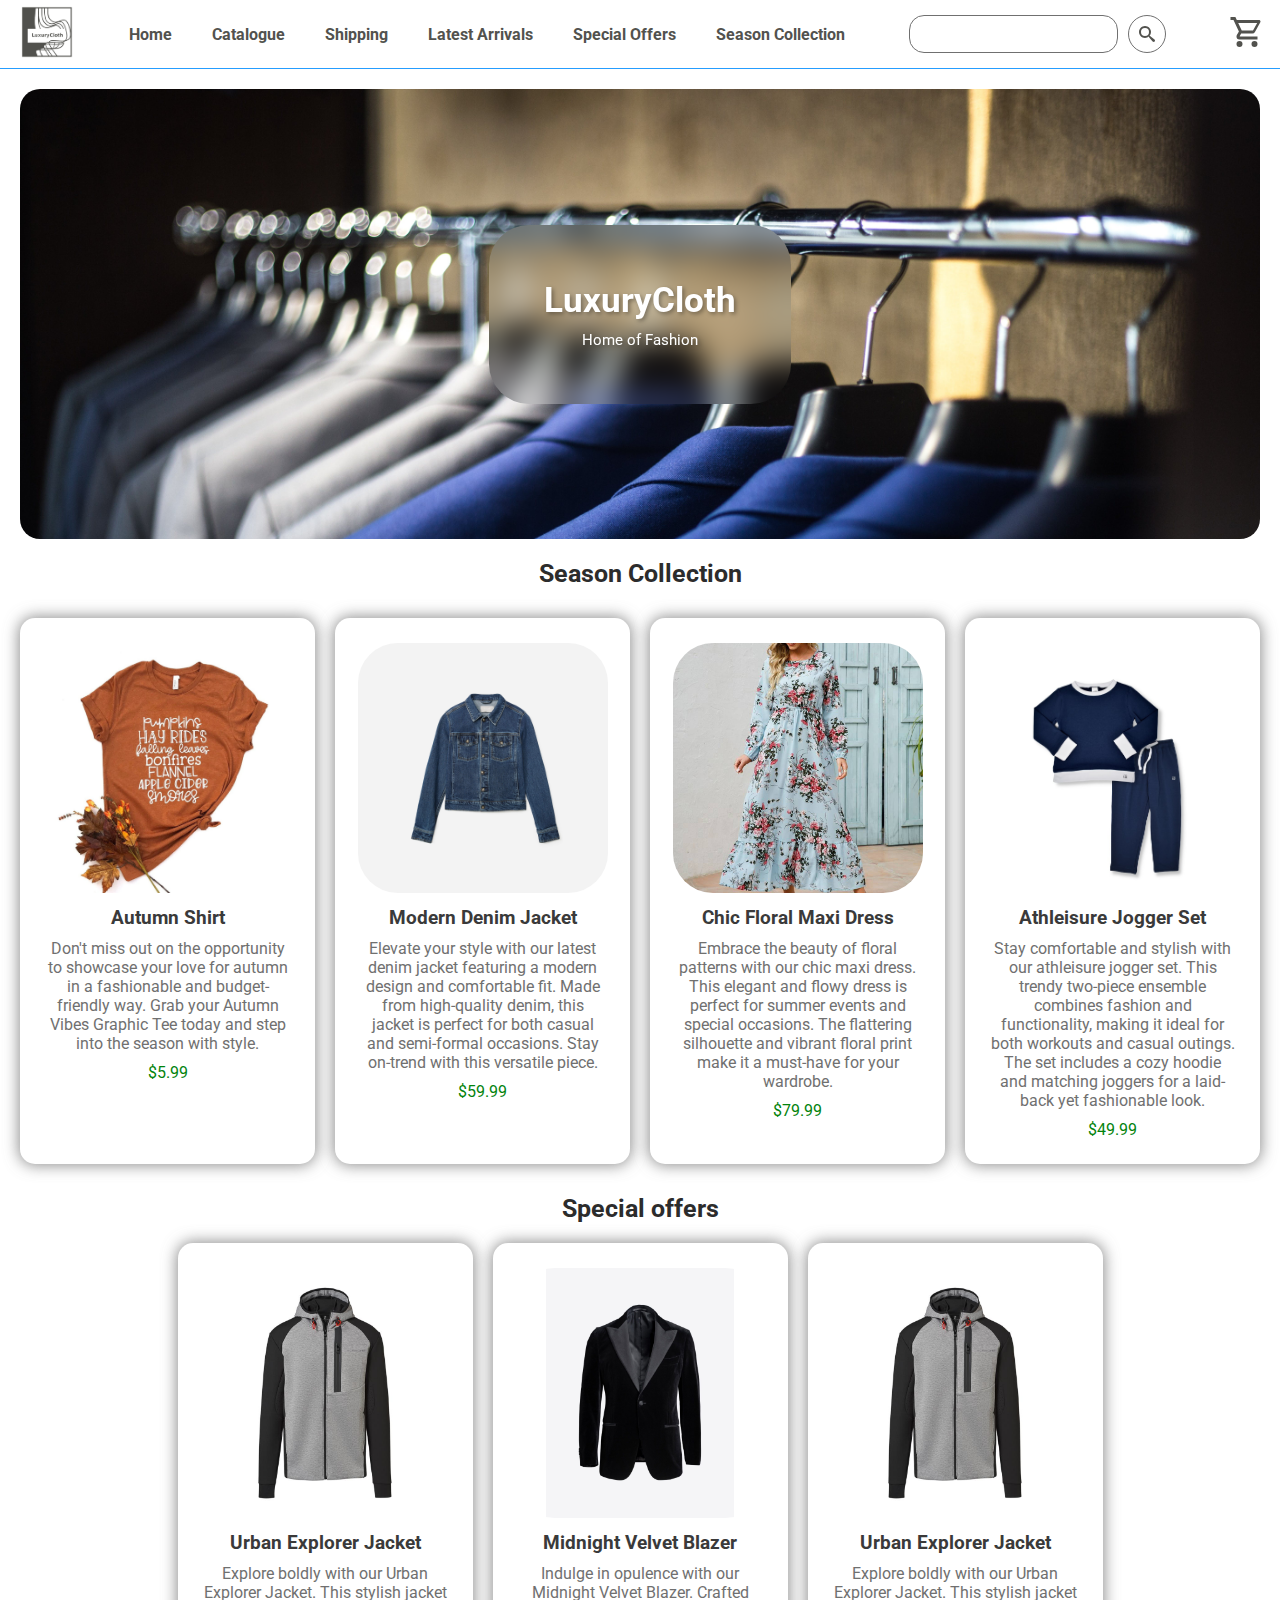
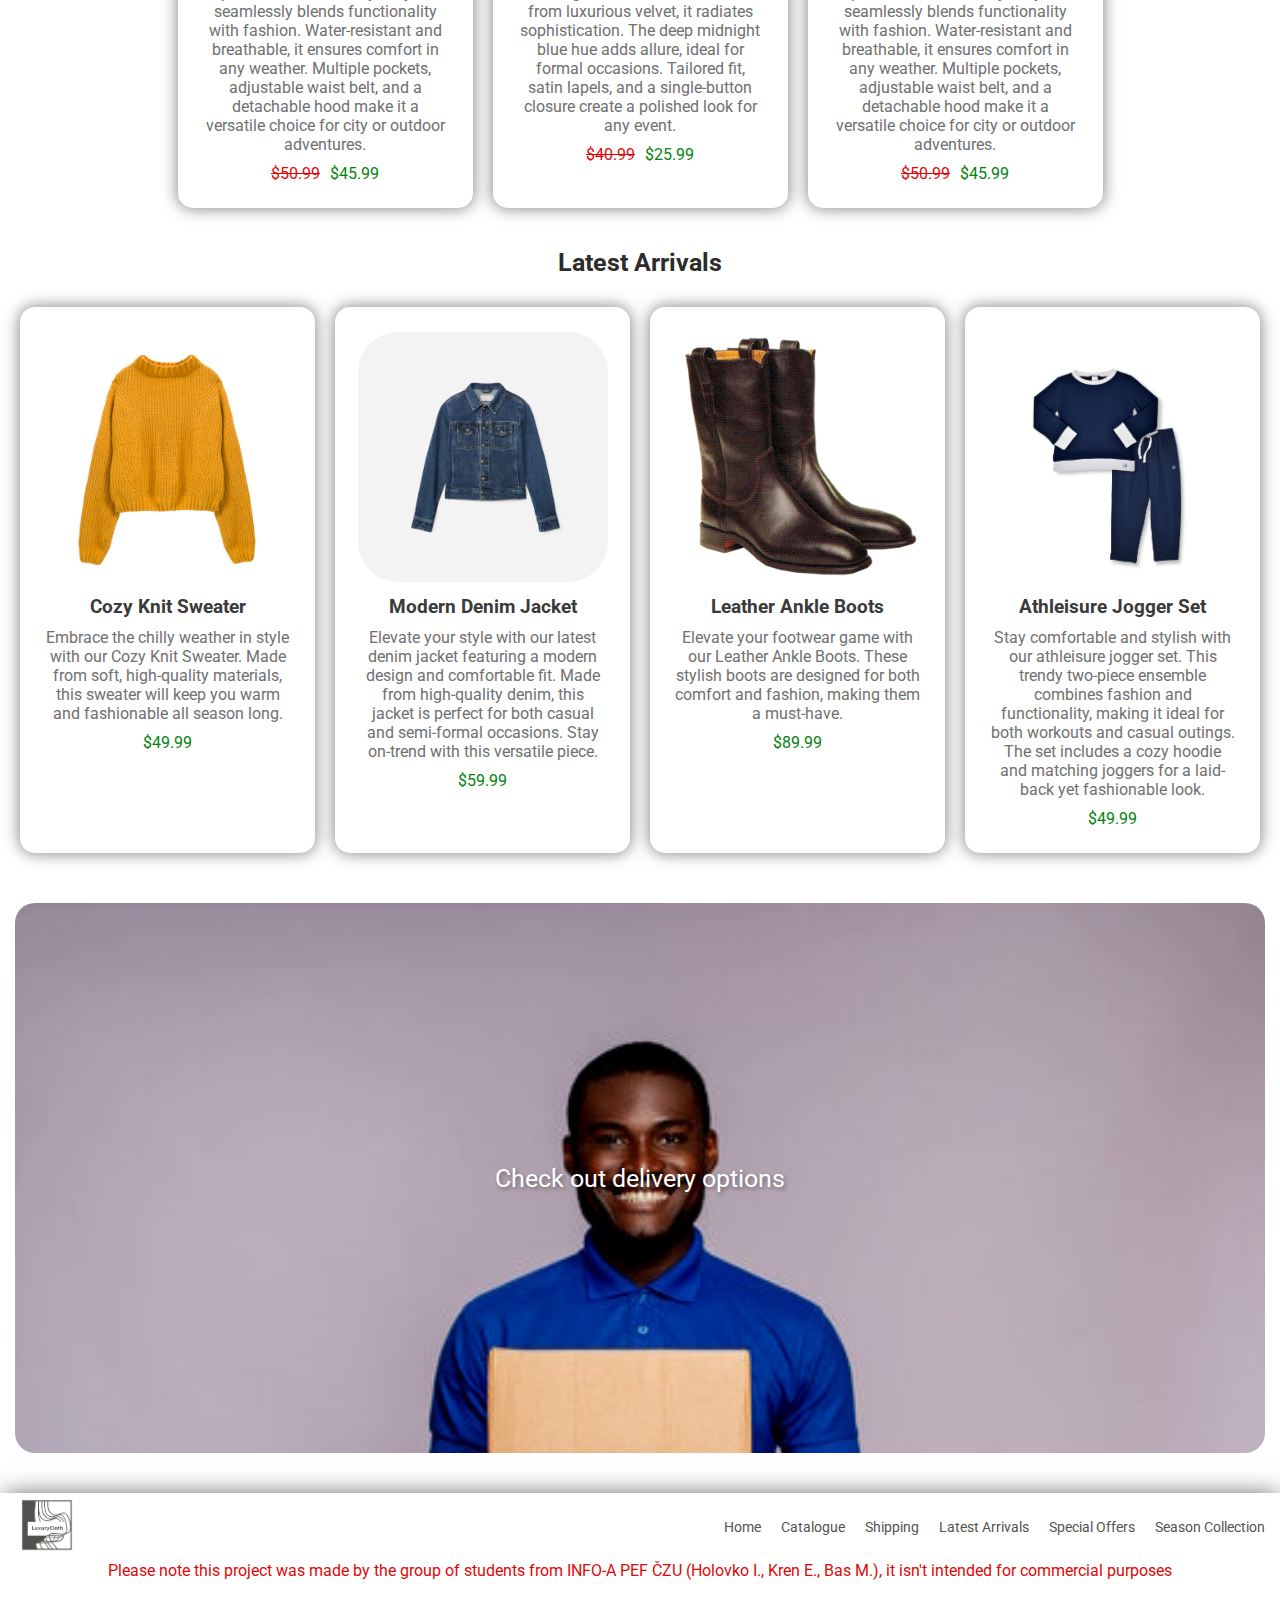
<file: index.html>
<!DOCTYPE html>
<html lang="en">
  <head>
    <meta charset="UTF-8" />
    <meta name="viewport" content="width=device-width, initial-scale=1.0" />
    <title>Student E-shop Project</title>
    <link rel="stylesheet" href="./css/styles.css" />
    <link rel="stylesheet" href="./css/media.css" />
    <link rel="preconnect" href="https://fonts.googleapis.com" />
    <link rel="preconnect" href="https://fonts.gstatic.com" crossorigin />
    <link
      href="https://fonts.googleapis.com/css2?family=Raleway:wght@800&family=Roboto:wght@400;500;700&display=swap"
      rel="stylesheet"
    />
  </head>
  <body>
    <header class="main-header">
      <div class="container main-header-container">
        <nav class="header-navigation">
          <a href="./index.html" class="logo-link">
            <img
              class="logo-img"
              width="64"
              height="64"
              src="./images/logo.png"
              alt="Luxury Cloth logo"
            />
          </a>
          <ul class="header-list-nav">
            <li class="header-list-item">
              <a href="./index.html" class="header-link">Home</a>
            </li>
            <li class="header-list-item">
              <a href="./catalogue.html" class="header-link">Catalogue</a>
            </li>
            <li class="header-list-item">
              <a href="./shipping.html" class="header-link">Shipping</a>
            </li>
            <li class="header-list-item">
              <a href="#latest" class="header-link">Latest Arrivals</a>
            </li>
            <li class="header-list-item">
              <a href="#discounts-anchor" class="header-link">Special Offers</a>
            </li>
            <li class="header-list-item">
              <a href="#seasonal" class="header-link">Season Collection</a>
            </li>
          </ul>
        </nav>

        <form class="filter-form" data-search action="./search.html">
          <input type="text" name="filter" id="filter" class="filter-input" />
          <button type="submit" class="filter-btn">
            <svg class="filter-search-icon" width="16" height="16">
              <use href="./images/icons.svg#icon-search"></use>
            </svg>
          </button>
        </form>
        <div class="header-icons">
          <a href="./cart-example.html" class="cart-btn">
            <svg class="cart-icon" width="36" height="36">
              <use href="./images/icons.svg#icon-cart"></use>
            </svg>
          </a>
          <button type="button" class="header-mobile-btn" data-mobile-open>
            <svg class="mobile-burger-icon" width="36" height="36">
              <use href="./images/icons.svg#icon-burger"></use>
            </svg>
          </button>
        </div>
      </div>
    </header>

    <main>
      <section class="filter-section container" id="filter-anchor">
        <div class="welcome-screen">
          <div class="hero-titles-div">
            <h1 class="hero-title">LuxuryCloth</h1>
            <p class="hero-subtitle">Home of Fashion</p>
          </div>
        </div>
      </section>

      <section class="seasonal container" id="seasonal">
        <header class="hero-header">
          <h2 class="latest-title">Season Collection</h2>
        </header>
        <div class="latest-grid">
          <div class="latest-grid-item">
            <a href="./item-example.html" class="latest-link"
              ><img
                src="./images/autumn_shirt.jpg"
                alt="Autumn Shirt"
                width="100"
                height="100"
            /></a>
            <h3 class="latest-subtitle">Autumn Shirt</h3>
            <p class="latest-description">
              Don't miss out on the opportunity to showcase your love for autumn
              in a fashionable and budget-friendly way. Grab your Autumn Vibes
              Graphic Tee today and step into the season with style.
            </p>
            <p class="latest-price">$5.99</p>
          </div>
          <div class="latest-grid-item">
            <a href="./item-example.html" class="latest-link"
              ><img
                src="./images/denim_jacket.jpg"
                alt="Denim Jacket"
                width="100"
                height="100"
            /></a>
            <h3 class="latest-subtitle">Modern Denim Jacket</h3>
            <p class="latest-description">
              Elevate your style with our latest denim jacket featuring a modern
              design and comfortable fit. Made from high-quality denim, this
              jacket is perfect for both casual and semi-formal occasions. Stay
              on-trend with this versatile piece.
            </p>
            <p class="latest-price">$59.99</p>
          </div>
          <div class="latest-grid-item">
            <a href="./item-example.html" class="latest-link"
              ><img
                src="./images/floral_dress.jpg"
                alt="Floral Maxi Dress"
                width="100"
                height="100"
            /></a>
            <h3 class="latest-subtitle">Chic Floral Maxi Dress</h3>
            <p class="latest-description">
              Embrace the beauty of floral patterns with our chic maxi dress.
              This elegant and flowy dress is perfect for summer events and
              special occasions. The flattering silhouette and vibrant floral
              print make it a must-have for your wardrobe.
            </p>
            <p class="latest-price">$79.99</p>
          </div>
          <div class="latest-grid-item">
            <a href="./item-example.html" class="latest-link"
              ><img
                src="./images/joger.jpg"
                alt="Jogger Set"
                width="100"
                height="100"
            /></a>
            <h3 class="latest-subtitle">Athleisure Jogger Set</h3>
            <p class="latest-description">
              Stay comfortable and stylish with our athleisure jogger set. This
              trendy two-piece ensemble combines fashion and functionality,
              making it ideal for both workouts and casual outings. The set
              includes a cozy hoodie and matching joggers for a laid-back yet
              fashionable look.
            </p>
            <p class="latest-price">$49.99</p>
          </div>
        </div>
      </section>

      <aside class="discounts container" id="discounts-anchor">
        <header class="discounts-header">
          <h2 class="discounts-title">Special offers</h2>
        </header>
        <div class="latest-grid">
          <div class="latest-grid-item">
            <a href="./item-example.html" class="latest-link"
              ><img
                src="./images/urban_jacket.jpg"
                alt="Urban Explorer Jacket"
                width="100"
                height="100"
            /></a>
            <h3 class="latest-subtitle">Urban Explorer Jacket</h3>
            <p class="latest-description">
              Explore boldly with our Urban Explorer Jacket. This stylish jacket
              seamlessly blends functionality with fashion. Water-resistant and
              breathable, it ensures comfort in any weather. Multiple pockets,
              adjustable waist belt, and a detachable hood make it a versatile
              choice for city or outdoor adventures.
            </p>
            <p class="latest-price">
              <span class="latest-price-span">$50.99</span>$45.99
            </p>
          </div>
          <div class="latest-grid-item">
            <a href="./item-example.html" class="latest-link"
              ><img
                src="./images/velvet_jacket.jpg"
                alt="Midnight Velvet Blazer"
                width="100"
                height="100"
            /></a>
            <h3 class="latest-subtitle">Midnight Velvet Blazer</h3>
            <p class="latest-description">
              Indulge in opulence with our Midnight Velvet Blazer. Crafted from
              luxurious velvet, it radiates sophistication. The deep midnight
              blue hue adds allure, ideal for formal occasions. Tailored fit,
              satin lapels, and a single-button closure create a polished look
              for any event.
            </p>
            <p class="latest-price">
              <span class="latest-price-span">$40.99</span>$25.99
            </p>
          </div>
          <div class="latest-grid-item">
            <a href="./item-example.html" class="latest-link"
              ><img
                src="./images/urban_jacket.jpg"
                alt="Urban Explorer Jacket"
                width="100"
                height="100"
            /></a>
            <h3 class="latest-subtitle">Urban Explorer Jacket</h3>
            <p class="latest-description">
              Explore boldly with our Urban Explorer Jacket. This stylish jacket
              seamlessly blends functionality with fashion. Water-resistant and
              breathable, it ensures comfort in any weather. Multiple pockets,
              adjustable waist belt, and a detachable hood make it a versatile
              choice for city or outdoor adventures.
            </p>
            <p class="latest-price">
              <span class="latest-price-span">$50.99</span>$45.99
            </p>
          </div>
        </div>
      </aside>
      <section class="hero container">
        <header class="hero-header">
          <h2 class="latest-title" id="latest">Latest Arrivals</h2>
        </header>
        <div class="latest-grid">
          <div class="latest-grid-item">
            <a href="./item-example.html" class="latest-link"
              ><img
                src="./images/knit_sweater.jpg"
                alt="Cozy Knit Sweater"
                width="100"
                height="100"
            /></a>
            <h3 class="latest-subtitle">Cozy Knit Sweater</h3>
            <p class="latest-description">
              Embrace the chilly weather in style with our Cozy Knit Sweater.
              Made from soft, high-quality materials, this sweater will keep you
              warm and fashionable all season long.
            </p>
            <p class="latest-price">$49.99</p>
          </div>
          <div class="latest-grid-item">
            <a href="./item-example.html" class="latest-link"
              ><img
                src="./images/denim_jacket.jpg"
                alt="Denim Jacket"
                width="100"
                height="100"
            /></a>
            <h3 class="latest-subtitle">Modern Denim Jacket</h3>
            <p class="latest-description">
              Elevate your style with our latest denim jacket featuring a modern
              design and comfortable fit. Made from high-quality denim, this
              jacket is perfect for both casual and semi-formal occasions. Stay
              on-trend with this versatile piece.
            </p>
            <p class="latest-price">$59.99</p>
          </div>
          <div class="latest-grid-item">
            <a href="./item-example.html" class="latest-link"
              ><img
                src="./images/leather_boots.jpg"
                alt="Leather Ankle Boots"
                width="100"
                height="100"
            /></a>
            <h3 class="latest-subtitle">Leather Ankle Boots</h3>
            <p class="latest-description">
              Elevate your footwear game with our Leather Ankle Boots. These
              stylish boots are designed for both comfort and fashion, making
              them a must-have.
            </p>
            <p class="latest-price">$89.99</p>
          </div>
          <div class="latest-grid-item">
            <a href="./item-example.html" class="latest-link"
              ><img
                src="./images/joger.jpg"
                alt="Jogger Set"
                width="100"
                height="100"
            /></a>
            <h3 class="latest-subtitle">Athleisure Jogger Set</h3>
            <p class="latest-description">
              Stay comfortable and stylish with our athleisure jogger set. This
              trendy two-piece ensemble combines fashion and functionality,
              making it ideal for both workouts and casual outings. The set
              includes a cozy hoodie and matching joggers for a laid-back yet
              fashionable look.
            </p>
            <p class="latest-price">$49.99</p>
          </div>
        </div>
      </section>
    </main>

    <section class="delivery container">
      <a href="./shipping.html" class="delivery-link"
        >Check out delivery options</a
      >
    </section>

    <footer class="main-footer">
      <div class="container main-footer-container">
        <nav class="footer-navigation">
          <a href="./index.html" class="logo-link">
            <img
              class="logo-img"
              width="64"
              height="64"
              src="./images/logo.png"
              alt="Luxury Cloth logo"
            />
          </a>
          <ul class="footer-list-nav">
            <li class="footer-list-item">
              <a href="./index.html" class="footer-link">Home</a>
            </li>
            <li class="footer-list-item">
              <a href="./catalogue.html" class="footer-link">Catalogue</a>
            </li>
            <li class="footer-list-item">
              <a href="./shipping.html" class="footer-link">Shipping</a>
            </li>
            <li class="footer-list-item">
              <a href="#latest" class="footer-link">Latest Arrivals</a>
            </li>
            <li class="footer-list-item">
              <a href="#discounts-anchor" class="footer-link">Special Offers</a>
            </li>
            <li class="footer-list-item">
              <a href="#seasonal" class="footer-link">Season Collection</a>
            </li>
          </ul>
        </nav>
        <span class="disclaimer"
          >Please note this project was made by the group of students from
          INFO-A PEF ČZU (Holovko I., Kren E., Bas M.), it isn't intended for
          commercial purposes</span
        >
      </div>
    </footer>

    <div class="backdrop is-hidden" data-mobile>
      <div class="container mobile-menu">
        <button type="button" class="mobile-btn-close" data-mobile-close>
          <svg class="mobile-close-icon" width="36" height="36">
            <use href="./images/icons.svg#icon-close"></use>
          </svg>
        </button>
        <nav class="header-navigation-mobile">
          <ul class="header-list-nav-mobile">
            <li class="header-list-item-mobile">
              <a href="./index.html" class="header-link">Home</a>
            </li>
            <li class="header-list-item-mobile">
              <a href="./catalogue.html" class="header-link">Catalogue</a>
            </li>
            <li class="header-list-item-mobile">
              <a href="./shipping.html" class="header-link">Shipping</a>
            </li>
            <li class="header-list-item-mobile">
              <a href="#latest" class="header-link">Latest Arrivals</a>
            </li>
            <li class="header-list-item-mobile">
              <a href="#discounts-anchor" class="header-link">Special Offers</a>
            </li>

            <li class="header-list-item-mobile">
              <a href="#seasonal" class="header-link">Season Collection</a>
            </li>
          </ul>
        </nav>
      </div>
    </div>
    <script src="./js/mobile-header.js"></script>
  </body>
</html>
</file>
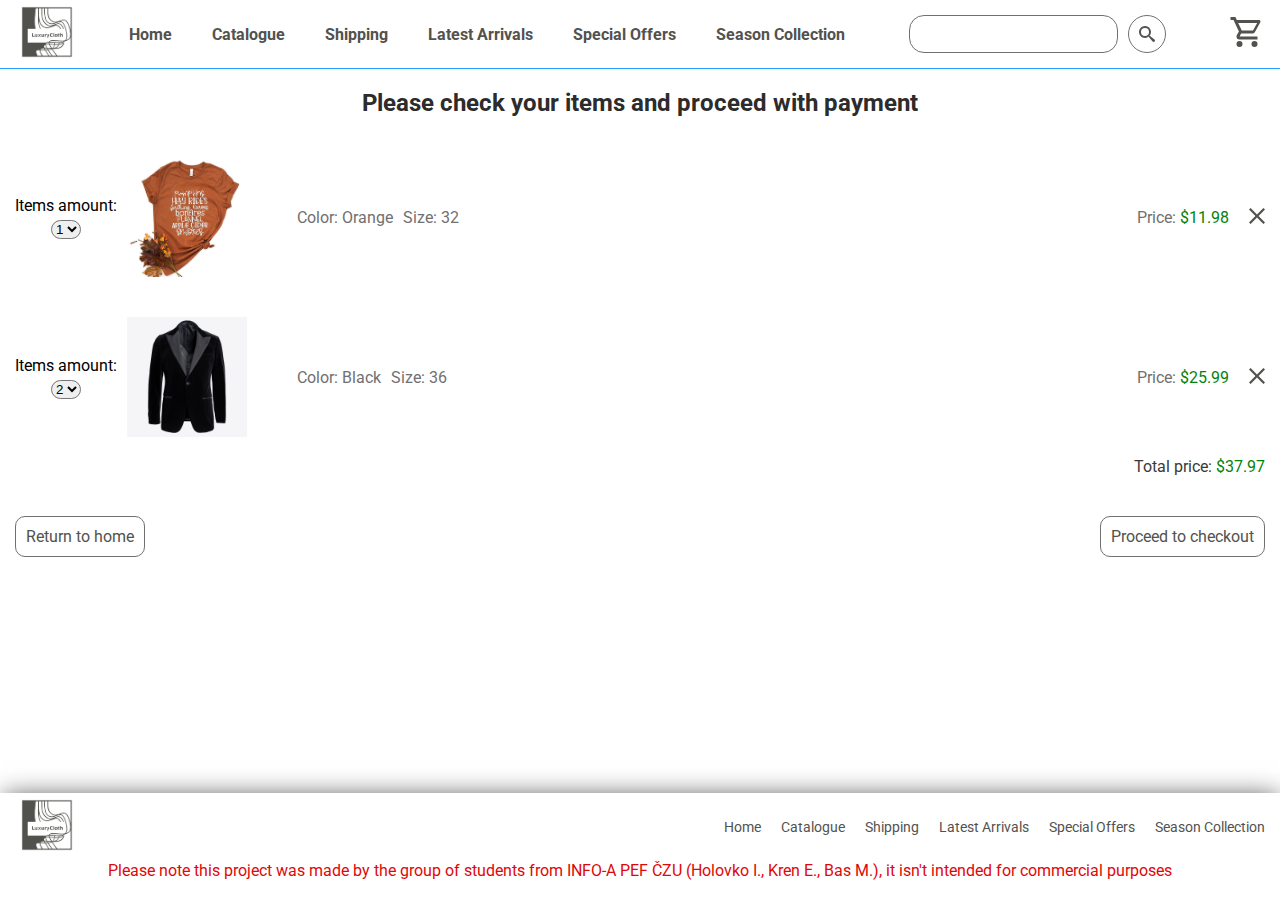
<file: cart-example.html>
<!DOCTYPE html>
<html lang="en">
  <head>
    <meta charset="UTF-8" />
    <meta name="viewport" content="width='device-width', initial-scale=1.0" />
    <title>Shopping Cart</title>
    <link rel="stylesheet" href="./css/styles.css" />
    <link rel="stylesheet" href="./css/media.css" />
    <link rel="preconnect" href="https://fonts.googleapis.com" />
    <link rel="preconnect" href="https://fonts.gstatic.com" crossorigin />
    <link
      href="https://fonts.googleapis.com/css2?family=Raleway:wght@800&family=Roboto:wght@400;500;700&display=swap"
      rel="stylesheet"
    />
  </head>
  <body>
    <header class="main-header">
      <div class="container main-header-container">
        <nav class="header-navigation">
          <a href="./index.html" class="logo-link">
            <img
              class="logo-img"
              width="64"
              height="64"
              src="./images/logo.png"
              alt="Luxury Cloth logo"
            />
          </a>
          <ul class="header-list-nav">
            <li class="header-list-item">
              <a href="./index.html" class="header-link">Home</a>
            </li>
            <li class="header-list-item">
              <a href="./catalogue.html" class="header-link">Catalogue</a>
            </li>
            <li class="header-list-item">
              <a href="./shipping.html" class="header-link">Shipping</a>
            </li>
            <li class="header-list-item">
              <a href="./index.html#latest" class="header-link"
                >Latest Arrivals</a
              >
            </li>
            <li class="header-list-item">
              <a href="./index.html#discounts-anchor" class="header-link"
                >Special Offers</a
              >
            </li>
            <li class="header-list-item">
              <a href="./index.html#seasonal" class="header-link"
                >Season Collection</a
              >
            </li>
          </ul>
        </nav>

        <form class="filter-form" data-search action="./search.html">
          <input type="text" name="filter" id="filter" class="filter-input" />
          <button type="submit" class="filter-btn">
            <svg class="filter-search-icon" width="16" height="16">
              <use href="./images/icons.svg#icon-search"></use>
            </svg>
          </button>
        </form>
        <div class="header-icons">
          <a href="./cart-example.html" class="cart-btn">
            <svg class="cart-icon" width="36" height="36">
              <use href="./images/icons.svg#icon-cart"></use>
            </svg>
          </a>
          <button type="button" class="header-mobile-btn" data-mobile-open>
            <svg class="mobile-burger-icon" width="36" height="36">
              <use href="./images/icons.svg#icon-burger"></use>
            </svg>
          </button>
        </div>
      </div>
    </header>

    <main>
      <section class="cart-main-info container">
        <h2 class="cart-main-title">
          Please check your items and proceed with payment
        </h2>
        <ul class="cart-list">
          <li class="cart-item">
            <div class="cart-item-img-container">
              <div class="cart-select-div">
                <label for="quantity" class="cart-select-label"
                  >Items amount:</label
                >
                <select
                  name="quantity"
                  id="quantity"
                  class="cart-quantity-picker"
                >
                  <option value="1">1</option>
                  <option value="2">2</option>
                  <option value="3">3</option>
                  <option value="4">4</option>
                  <option value="5">5</option>
                </select>
              </div>

              <img
                src="./images/autumn_shirt.jpg"
                alt="Autumn Shirt"
                class="cart-list-img"
              />
              <p class="cart-color">Color: Orange</p>
              <p class="cart-size">Size: 32</p>
            </div>
            <div class="cart-item-others">
              <p class="cart-price">
                Price: <span class="cart-price-span">$11.98</span>
              </p>
              <button type="button" class="cart-close-btn">
                <svg class="mobile-close-icon" width="16" height="16">
                  <use href="./images/icons.svg#icon-close"></use>
                </svg>
              </button>
            </div>
          </li>

          <li class="cart-item">
            <div class="cart-item-img-container">
              <div class="cart-select-div">
                <label for="quantity2" class="cart-select-label"
                  >Items amount:</label
                >
                <select
                  name="quantity2"
                  id="quantity2"
                  class="cart-quantity-picker"
                >
                  <option value="1">1</option>
                  <option value="2" selected>2</option>
                  <option value="3">3</option>
                  <option value="4">4</option>
                  <option value="5">5</option>
                </select>
              </div>

              <img
                src="./images/velvet_jacket.jpg"
                alt="Velvet Jacket"
                class="cart-list-img"
              />
              <p class="cart-color">Color: Black</p>
              <p class="cart-size">Size: 36</p>
            </div>
            <div class="cart-item-others">
              <p class="cart-price">
                Price: <span class="cart-price-span">$25.99</span>
              </p>
              <button type="button" class="cart-close-btn">
                <svg class="mobile-close-icon" width="16" height="16">
                  <use href="./images/icons.svg#icon-close"></use>
                </svg>
              </button>
            </div>
          </li>
        </ul>
        <p class="cart-total-price">
          Total price: <span class="cart-total-price-span">$37.97</span>
        </p>
      </section>

      <div class="cart-btns container">
        <ul class="cart-btns-list">
          <li class="cart-btns-item">
            <a href="./index.html" class="cart-button">Return to home</a>
          </li>
          <li class="cart-btns-item">
            <a href="./checkout-example.html" class="cart-button"
              >Proceed to checkout</a
            >
          </li>
        </ul>
      </div>
    </main>

    <footer class="main-footer">
      <div class="container main-footer-container">
        <nav class="footer-navigation">
          <a href="./index.html" class="logo-link">
            <img
              class="logo-img"
              width="64"
              height="64"
              src="./images/logo.png"
              alt="Luxury Cloth logo"
            />
          </a>
          <ul class="footer-list-nav">
            <li class="footer-list-item">
              <a href="./index.html" class="footer-link">Home</a>
            </li>
            <li class="footer-list-item">
              <a href="./catalogue.html" class="footer-link">Catalogue</a>
            </li>
            <li class="footer-list-item">
              <a href="./shipping.html" class="footer-link">Shipping</a>
            </li>
            <li class="footer-list-item">
              <a href="./index.html#latest" class="footer-link"
                >Latest Arrivals</a
              >
            </li>
            <li class="footer-list-item">
              <a href="./index.html#discounts-anchor" class="footer-link"
                >Special Offers</a
              >
            </li>
            <li class="footer-list-item">
              <a href="./index.html#seasonal" class="footer-link"
                >Season Collection</a
              >
            </li>
          </ul>
        </nav>
        <span class="disclaimer"
          >Please note this project was made by the group of students from
          INFO-A PEF ČZU (Holovko I., Kren E., Bas M.), it isn't intended for
          commercial purposes</span
        >
      </div>
    </footer>

    <div class="backdrop is-hidden" data-mobile>
      <div class="container mobile-menu">
        <button type="button" class="mobile-btn-close" data-mobile-close>
          <svg class="mobile-close-icon" width="36" height="36">
            <use href="./images/icons.svg#icon-close"></use>
          </svg>
        </button>
        <nav class="header-navigation-mobile">
          <ul class="header-list-nav-mobile">
            <li class="header-list-item-mobile">
              <a href="./index.html" class="header-link">Home</a>
            </li>
            <li class="header-list-item-mobile">
              <a href="./catalogue.html" class="header-link">Catalogue</a>
            </li>
            <li class="header-list-item-mobile">
              <a href="./shipping.html" class="header-link">Shipping</a>
            </li>
            <li class="header-list-item-mobile">
              <a href="./index.html#latest" class="header-link"
                >Latest Arrivals</a
              >
            </li>
            <li class="header-list-item-mobile">
              <a href="./index.html#discounts-anchor" class="header-link"
                >Special Offers</a
              >
            </li>

            <li class="header-list-item-mobile">
              <a href="./index.html#seasonal" class="header-link"
                >Season Collection</a
              >
            </li>
          </ul>
        </nav>
      </div>
    </div>
    <script src="./js/mobile-header.js"></script>
  </body>
</html>
</file>
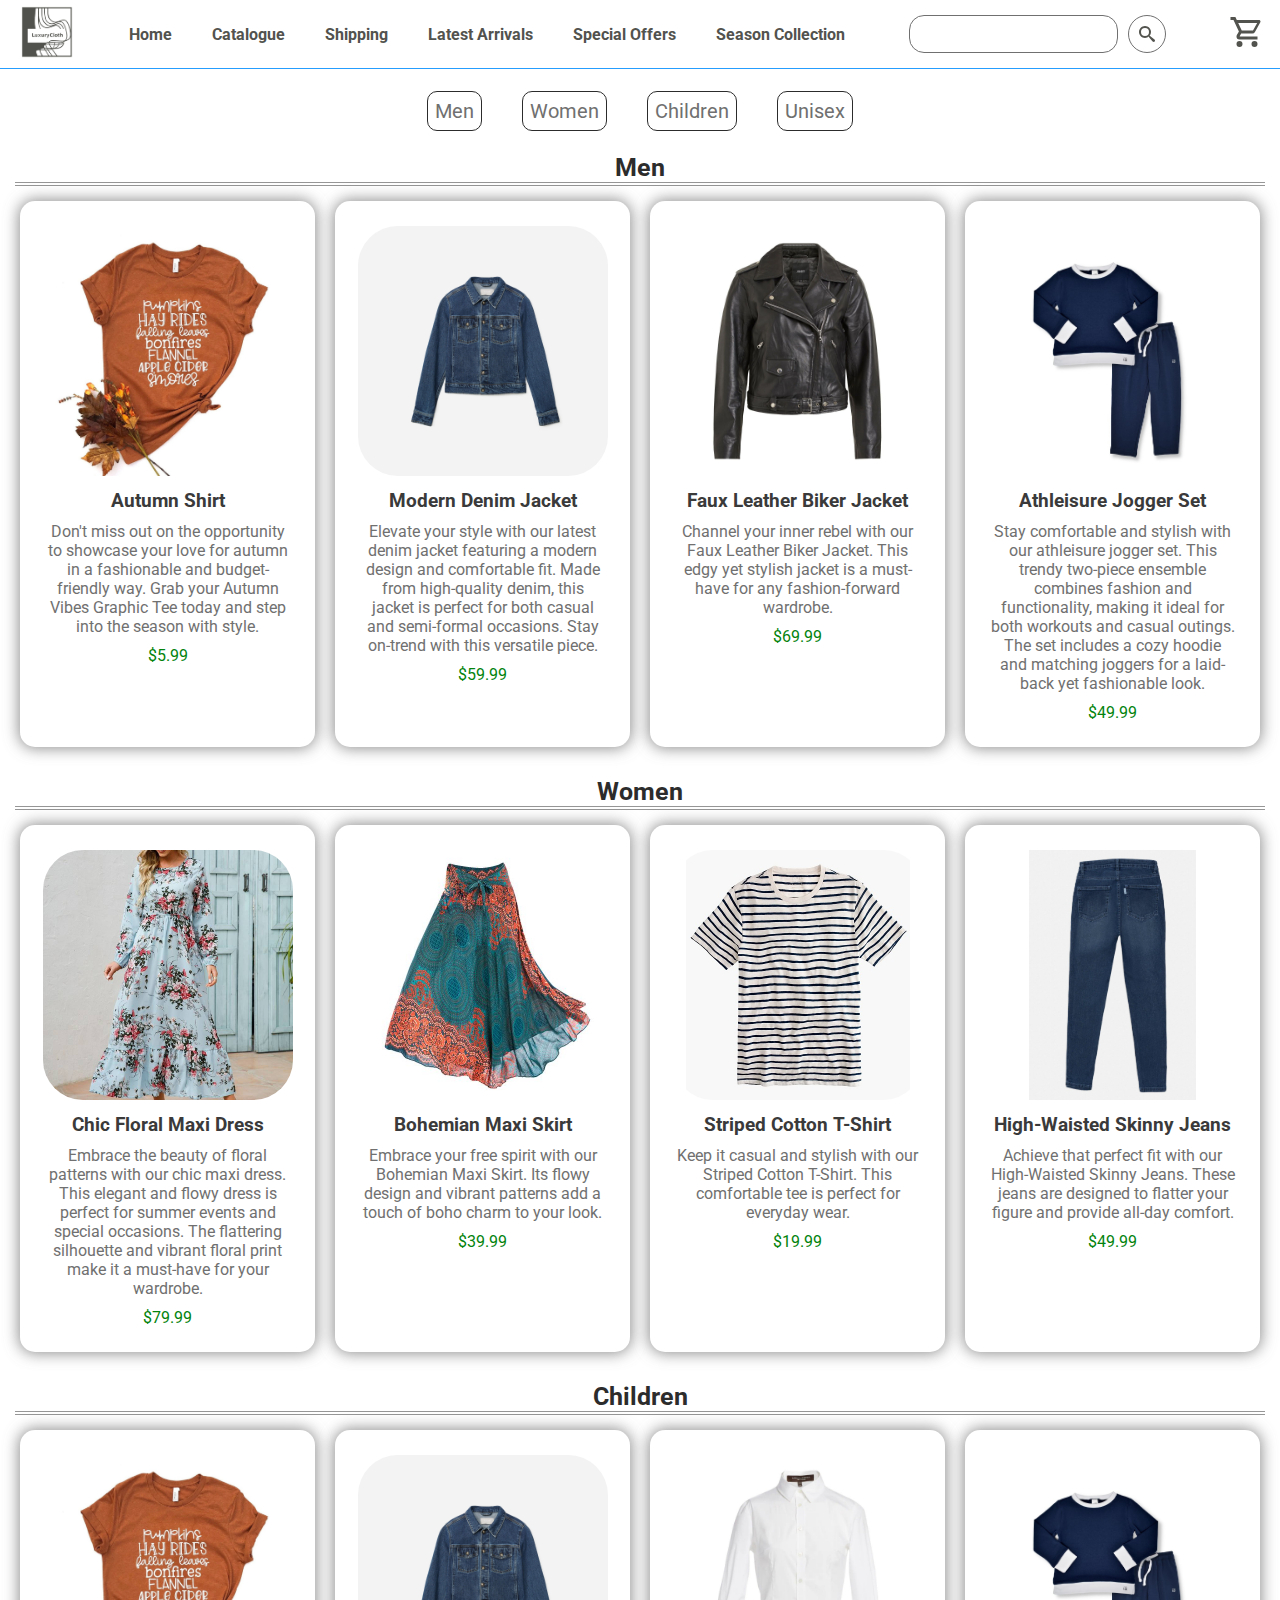
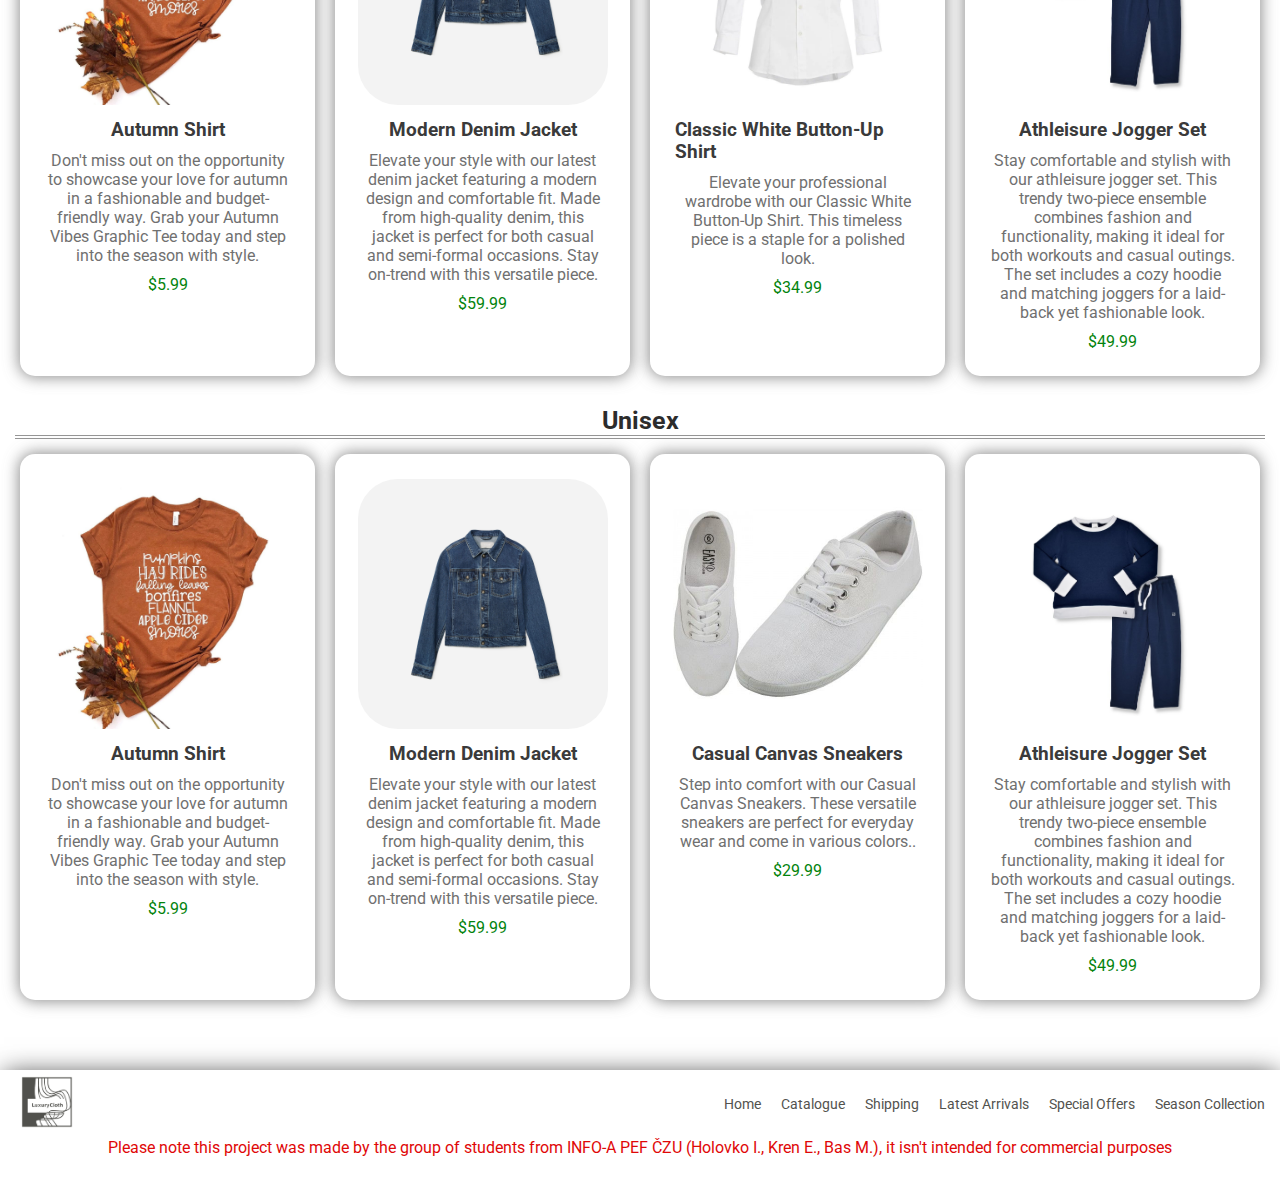
<file: catalogue.html>
<!DOCTYPE html>
<html lang="en">
  <head>
    <meta charset="UTF-8" />
    <meta name="viewport" content="width='device-width', initial-scale=1.0" />
    <title>Catalogue</title>
    <link rel="stylesheet" href="./css/styles.css" />
    <link rel="stylesheet" href="./css/media.css" />
    <link rel="preconnect" href="https://fonts.googleapis.com" />
    <link rel="preconnect" href="https://fonts.gstatic.com" crossorigin />
    <link
      href="https://fonts.googleapis.com/css2?family=Raleway:wght@800&family=Roboto:wght@400;500;700&display=swap"
      rel="stylesheet"
    />
  </head>
  <body>
    <header class="main-header">
      <div class="container main-header-container">
        <nav class="header-navigation">
          <a href="./index.html" class="logo-link">
            <img
              class="logo-img"
              width="64"
              height="64"
              src="./images/logo.png"
              alt="Luxury Cloth logo"
            />
          </a>
          <ul class="header-list-nav">
            <li class="header-list-item">
              <a href="./index.html" class="header-link">Home</a>
            </li>
            <li class="header-list-item">
              <a href="./catalogue.html" class="header-link">Catalogue</a>
            </li>
            <li class="header-list-item">
              <a href="./shipping.html" class="header-link">Shipping</a>
            </li>
            <li class="header-list-item">
              <a href="./index.html#latest" class="header-link"
                >Latest Arrivals</a
              >
            </li>
            <li class="header-list-item">
              <a href="./index.html#discounts-anchor" class="header-link"
                >Special Offers</a
              >
            </li>
            <li class="header-list-item">
              <a href="./index.html#seasonal" class="header-link"
                >Season Collection</a
              >
            </li>
          </ul>
        </nav>

        <form class="filter-form" data-search action="./search.html">
          <input type="text" name="filter" id="filter" class="filter-input" />
          <button type="submit" class="filter-btn">
            <svg class="filter-search-icon" width="16" height="16">
              <use href="./images/icons.svg#icon-search"></use>
            </svg>
          </button>
        </form>
        <div class="header-icons">
          <a href="./cart-example.html" class="cart-btn">
            <svg class="cart-icon" width="36" height="36">
              <use href="./images/icons.svg#icon-cart"></use>
            </svg>
          </a>
          <button type="button" class="header-mobile-btn" data-mobile-open>
            <svg class="mobile-burger-icon" width="36" height="36">
              <use href="./images/icons.svg#icon-burger"></use>
            </svg>
          </button>
        </div>
      </div>
    </header>

    <main>
      <section class="catalogue-categories container">
        <ul class="catalogue-list">
          <li class="catalogue-list-item">
            <a href="#men" class="catalogue-link">Men</a>
          </li>
          <li class="catalogue-list-item">
            <a href="#women" class="catalogue-link">Women</a>
          </li>
          <li class="catalogue-list-item">
            <a href="#children" class="catalogue-link">Children</a>
          </li>
          <li class="catalogue-list-item">
            <a href="#unisex" class="catalogue-link">Unisex</a>
          </li>
        </ul>
      </section>

      <section class="seasonal container" id="men">
        <header class="hero-header catalogue-additional-line">
          <h2 class="latest-title">Men</h2>
        </header>
        <div class="latest-grid">
          <div class="latest-grid-item">
            <a href="./item-example.html" class="latest-link"
              ><img
                src="./images/autumn_shirt.jpg"
                alt="Autumn Shirt"
                width="100"
                height="100"
            /></a>
            <h3 class="latest-subtitle">Autumn Shirt</h3>
            <p class="latest-description">
              Don't miss out on the opportunity to showcase your love for autumn
              in a fashionable and budget-friendly way. Grab your Autumn Vibes
              Graphic Tee today and step into the season with style.
            </p>
            <p class="latest-price">$5.99</p>
          </div>
          <div class="latest-grid-item">
            <a href="./item-example.html" class="latest-link"
              ><img
                src="./images/denim_jacket.jpg"
                alt="Denim Jacket"
                width="100"
                height="100"
            /></a>
            <h3 class="latest-subtitle">Modern Denim Jacket</h3>
            <p class="latest-description">
              Elevate your style with our latest denim jacket featuring a modern
              design and comfortable fit. Made from high-quality denim, this
              jacket is perfect for both casual and semi-formal occasions. Stay
              on-trend with this versatile piece.
            </p>
            <p class="latest-price">$59.99</p>
          </div>
          <div class="latest-grid-item">
            <a href="./item-example.html" class="latest-link"
              ><img
                src="./images/biker_jacket.jpg"
                alt="Faux Leather Biker Jacket in Black"
                width="100"
                height="100"
            /></a>
            <h3 class="latest-subtitle">Faux Leather Biker Jacket</h3>
            <p class="latest-description">
              Channel your inner rebel with our Faux Leather Biker Jacket. This
              edgy yet stylish jacket is a must-have for any fashion-forward
              wardrobe.
            </p>
            <p class="latest-price">$69.99</p>
          </div>
          <div class="latest-grid-item">
            <a href="./item-example.html" class="latest-link"
              ><img
                src="./images/joger.jpg"
                alt="Jogger Set"
                width="100"
                height="100"
            /></a>
            <h3 class="latest-subtitle">Athleisure Jogger Set</h3>
            <p class="latest-description">
              Stay comfortable and stylish with our athleisure jogger set. This
              trendy two-piece ensemble combines fashion and functionality,
              making it ideal for both workouts and casual outings. The set
              includes a cozy hoodie and matching joggers for a laid-back yet
              fashionable look.
            </p>
            <p class="latest-price">$49.99</p>
          </div>
        </div>
      </section>

      <section class="seasonal container" id="women">
        <header class="hero-header catalogue-additional-line">
          <h2 class="latest-title">Women</h2>
        </header>
        <div class="latest-grid">
          <div class="latest-grid-item">
            <a href="./item-example.html" class="latest-link"
              ><img
                src="./images/floral_dress.jpg"
                alt="Floral Maxi Dress"
                width="100"
                height="100"
            /></a>
            <h3 class="latest-subtitle">Chic Floral Maxi Dress</h3>
            <p class="latest-description">
              Embrace the beauty of floral patterns with our chic maxi dress.
              This elegant and flowy dress is perfect for summer events and
              special occasions. The flattering silhouette and vibrant floral
              print make it a must-have for your wardrobe.
            </p>
            <p class="latest-price">$79.99</p>
          </div>
          <div class="latest-grid-item">
            <a href="./item-example.html" class="latest-link"
              ><img
                src="./images/bohemian_skirt.jpg"
                alt="Bohemian Maxi Skirt"
                width="100"
                height="100"
            /></a>
            <h3 class="latest-subtitle">Bohemian Maxi Skirt</h3>
            <p class="latest-description">
              Embrace your free spirit with our Bohemian Maxi Skirt. Its flowy
              design and vibrant patterns add a touch of boho charm to your
              look.
            </p>
            <p class="latest-price">$39.99</p>
          </div>
          <div class="latest-grid-item">
            <a href="./item-example.html" class="latest-link"
              ><img
                src="./images/stripped_shirt.jpg"
                alt="Striped Cotton T-Shirt in White and Gray Stripes"
                width="100"
                height="100"
            /></a>
            <h3 class="latest-subtitle">Striped Cotton T-Shirt</h3>
            <p class="latest-description">
              Keep it casual and stylish with our Striped Cotton T-Shirt. This
              comfortable tee is perfect for everyday wear.
            </p>
            <p class="latest-price">$19.99</p>
          </div>
          <div class="latest-grid-item">
            <a href="./item-example.html" class="latest-link"
              ><img
                src="./images/high_gtasa_jeans.jpg"
                alt="High-Waisted Skinny Jeans in Dark Wash"
                width="100"
                height="100"
            /></a>
            <h3 class="latest-subtitle">High-Waisted Skinny Jeans</h3>
            <p class="latest-description">
              Achieve that perfect fit with our High-Waisted Skinny Jeans. These
              jeans are designed to flatter your figure and provide all-day
              comfort.
            </p>
            <p class="latest-price">$49.99</p>
          </div>
        </div>
      </section>

      <section class="seasonal container" id="children">
        <header class="hero-header catalogue-additional-line">
          <h2 class="latest-title">Children</h2>
        </header>
        <div class="latest-grid">
          <div class="latest-grid-item">
            <a href="./item-example.html" class="latest-link"
              ><img
                src="./images/autumn_shirt.jpg"
                alt="Autumn Shirt"
                width="100"
                height="100"
            /></a>
            <h3 class="latest-subtitle">Autumn Shirt</h3>
            <p class="latest-description">
              Don't miss out on the opportunity to showcase your love for autumn
              in a fashionable and budget-friendly way. Grab your Autumn Vibes
              Graphic Tee today and step into the season with style.
            </p>
            <p class="latest-price">$5.99</p>
          </div>
          <div class="latest-grid-item">
            <a href="./item-example.html" class="latest-link"
              ><img
                src="./images/denim_jacket.jpg"
                alt="Denim Jacket"
                width="100"
                height="100"
            /></a>
            <h3 class="latest-subtitle">Modern Denim Jacket</h3>
            <p class="latest-description">
              Elevate your style with our latest denim jacket featuring a modern
              design and comfortable fit. Made from high-quality denim, this
              jacket is perfect for both casual and semi-formal occasions. Stay
              on-trend with this versatile piece.
            </p>
            <p class="latest-price">$59.99</p>
          </div>
          <div class="latest-grid-item">
            <a href="./item-example.html" class="latest-link"
              ><img
                src="./images/classic_botton_up_shirt.jpg"
                alt="Classic White Button-Up Shirt"
                width="100"
                height="100"
            /></a>
            <h3 class="latest-subtitle">Classic White Button-Up Shirt</h3>
            <p class="latest-description">
              Elevate your professional wardrobe with our Classic White
              Button-Up Shirt. This timeless piece is a staple for a polished
              look.
            </p>
            <p class="latest-price">$34.99</p>
          </div>
          <div class="latest-grid-item">
            <a href="./item-example.html" class="latest-link"
              ><img
                src="./images/joger.jpg"
                alt="Jogger Set"
                width="100"
                height="100"
            /></a>
            <h3 class="latest-subtitle">Athleisure Jogger Set</h3>
            <p class="latest-description">
              Stay comfortable and stylish with our athleisure jogger set. This
              trendy two-piece ensemble combines fashion and functionality,
              making it ideal for both workouts and casual outings. The set
              includes a cozy hoodie and matching joggers for a laid-back yet
              fashionable look.
            </p>
            <p class="latest-price">$49.99</p>
          </div>
        </div>
      </section>

      <section class="seasonal container" id="unisex">
        <header class="hero-header catalogue-additional-line">
          <h2 class="latest-title">Unisex</h2>
        </header>
        <div class="latest-grid">
          <div class="latest-grid-item">
            <a href="./item-example.html" class="latest-link"
              ><img
                src="./images/autumn_shirt.jpg"
                alt="Autumn Shirt"
                width="100"
                height="100"
            /></a>
            <h3 class="latest-subtitle">Autumn Shirt</h3>
            <p class="latest-description">
              Don't miss out on the opportunity to showcase your love for autumn
              in a fashionable and budget-friendly way. Grab your Autumn Vibes
              Graphic Tee today and step into the season with style.
            </p>
            <p class="latest-price">$5.99</p>
          </div>
          <div class="latest-grid-item">
            <a href="./item-example.html" class="latest-link"
              ><img
                src="./images/denim_jacket.jpg"
                alt="Denim Jacket"
                width="100"
                height="100"
            /></a>
            <h3 class="latest-subtitle">Modern Denim Jacket</h3>
            <p class="latest-description">
              Elevate your style with our latest denim jacket featuring a modern
              design and comfortable fit. Made from high-quality denim, this
              jacket is perfect for both casual and semi-formal occasions. Stay
              on-trend with this versatile piece.
            </p>
            <p class="latest-price">$59.99</p>
          </div>
          <div class="latest-grid-item">
            <a href="./item-example.html" class="latest-link"
              ><img
                src="./images/canvas_snickers.jpg"
                alt="Casual Canvas Sneakers in White"
                width="100"
                height="100"
            /></a>
            <h3 class="latest-subtitle">Casual Canvas Sneakers</h3>
            <p class="latest-description">
              Step into comfort with our Casual Canvas Sneakers. These versatile
              sneakers are perfect for everyday wear and come in various
              colors..
            </p>
            <p class="latest-price">$29.99</p>
          </div>
          <div class="latest-grid-item">
            <a href="./item-example.html" class="latest-link"
              ><img
                src="./images/joger.jpg"
                alt="Jogger Set"
                width="100"
                height="100"
            /></a>
            <h3 class="latest-subtitle">Athleisure Jogger Set</h3>
            <p class="latest-description">
              Stay comfortable and stylish with our athleisure jogger set. This
              trendy two-piece ensemble combines fashion and functionality,
              making it ideal for both workouts and casual outings. The set
              includes a cozy hoodie and matching joggers for a laid-back yet
              fashionable look.
            </p>
            <p class="latest-price">$49.99</p>
          </div>
        </div>
      </section>
    </main>

    <footer class="main-footer">
      <div class="container main-footer-container">
        <nav class="footer-navigation">
          <a href="./index.html" class="logo-link">
            <img
              class="logo-img"
              width="64"
              height="64"
              src="./images/logo.png"
              alt="Luxury Cloth logo"
            />
          </a>
          <ul class="footer-list-nav">
            <li class="footer-list-item">
              <a href="./index.html" class="footer-link">Home</a>
            </li>
            <li class="footer-list-item">
              <a href="./catalogue.html" class="footer-link">Catalogue</a>
            </li>
            <li class="footer-list-item">
              <a href="./shipping.html" class="footer-link">Shipping</a>
            </li>
            <li class="footer-list-item">
              <a href="./index.html#latest" class="footer-link"
                >Latest Arrivals</a
              >
            </li>
            <li class="footer-list-item">
              <a href="./index.html#discounts-anchor" class="footer-link"
                >Special Offers</a
              >
            </li>
            <li class="footer-list-item">
              <a href="./index.html#seasonal" class="footer-link"
                >Season Collection</a
              >
            </li>
          </ul>
        </nav>
        <span class="disclaimer"
          >Please note this project was made by the group of students from
          INFO-A PEF ČZU (Holovko I., Kren E., Bas M.), it isn't intended for
          commercial purposes</span
        >
      </div>
    </footer>

    <div class="backdrop is-hidden" data-mobile>
      <div class="container mobile-menu">
        <button type="button" class="mobile-btn-close" data-mobile-close>
          <svg class="mobile-close-icon" width="36" height="36">
            <use href="./images/icons.svg#icon-close"></use>
          </svg>
        </button>
        <nav class="header-navigation-mobile">
          <ul class="header-list-nav-mobile">
            <li class="header-list-item-mobile">
              <a href="./index.html" class="header-link">Home</a>
            </li>
            <li class="header-list-item-mobile">
              <a href="./catalogue.html" class="header-link">Catalogue</a>
            </li>
            <li class="header-list-item-mobile">
              <a href="./shipping.html" class="header-link">Shipping</a>
            </li>
            <li class="header-list-item-mobile">
              <a href="./index.html#latest" class="header-link"
                >Latest Arrivals</a
              >
            </li>
            <li class="header-list-item-mobile">
              <a href="./index.html#discounts-anchor" class="header-link"
                >Special Offers</a
              >
            </li>

            <li class="header-list-item-mobile">
              <a href="./index.html#seasonal" class="header-link"
                >Season Collection</a
              >
            </li>
          </ul>
        </nav>
      </div>
    </div>
    <script src="./js/mobile-header.js"></script>
  </body>
</html>
</file>
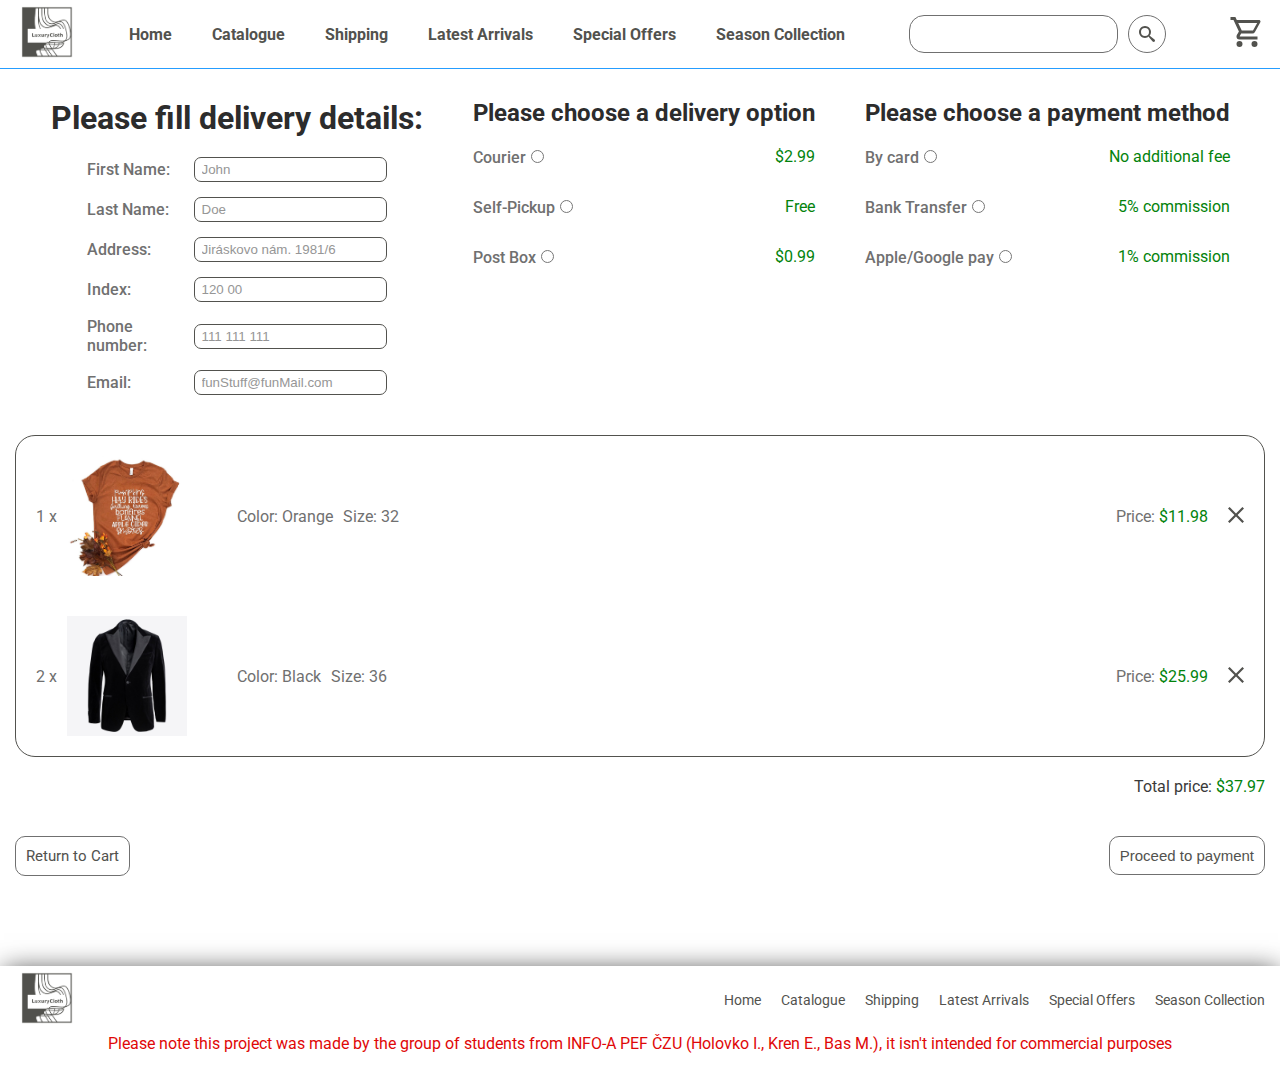
<file: checkout-example.html>
<!DOCTYPE html>
<html lang="en">
  <head>
    <meta charset="UTF-8" />
    <meta name="viewport" content="width=device-width, initial-scale=1.0" />
    <title>Checkout</title>
    <link rel="stylesheet" href="./css/styles.css" />
    <link rel="stylesheet" href="./css/media.css" />
    <link rel="preconnect" href="https://fonts.googleapis.com" />
    <link rel="preconnect" href="https://fonts.gstatic.com" crossorigin />
    <link
      href="https://fonts.googleapis.com/css2?family=Raleway:wght@800&family=Roboto:wght@400;500;700&display=swap"
      rel="stylesheet"
    />
  </head>
  <body>
    <header class="main-header">
      <div class="container main-header-container">
        <nav class="header-navigation">
          <a href="./index.html" class="logo-link">
            <img
              class="logo-img"
              width="64"
              height="64"
              src="./images/logo.png"
              alt="Luxury Cloth logo"
            />
          </a>
          <ul class="header-list-nav">
            <li class="header-list-item">
              <a href="./index.html" class="header-link">Home</a>
            </li>
            <li class="header-list-item">
              <a href="./catalogue.html" class="header-link">Catalogue</a>
            </li>
            <li class="header-list-item">
              <a href="./shipping.html" class="header-link">Shipping</a>
            </li>
            <li class="header-list-item">
              <a href="./index.html#latest" class="header-link"
                >Latest Arrivals</a
              >
            </li>
            <li class="header-list-item">
              <a href="./index.html#discounts-anchor" class="header-link"
                >Special Offers</a
              >
            </li>
            <li class="header-list-item">
              <a href="./index.html#seasonal" class="header-link"
                >Season Collection</a
              >
            </li>
          </ul>
        </nav>

        <form class="filter-form" data-search action="./search.html">
          <input type="text" name="filter" id="filter" class="filter-input" />
          <button type="submit" class="filter-btn">
            <svg class="filter-search-icon" width="16" height="16">
              <use href="./images/icons.svg#icon-search"></use>
            </svg>
          </button>
        </form>
        <div class="header-icons">
          <a href="./cart-example.html" class="cart-btn">
            <svg class="cart-icon" width="36" height="36">
              <use href="./images/icons.svg#icon-cart"></use>
            </svg>
          </a>
          <button type="button" class="header-mobile-btn" data-mobile-open>
            <svg class="mobile-burger-icon" width="36" height="36">
              <use href="./images/icons.svg#icon-burger"></use>
            </svg>
          </button>
        </div>
      </div>
    </header>

    <main>
      <section class="container">
        <form class="checkout-form">
          <div class="checkout-additional-div">
            <div class="checkout-input-div">
              <h1 class="checkout-input-title">
                Please fill delivery details:
              </h1>
              <ul class="checkout-list">
                <li class="checkout-item-inputs">
                  <label for="firstName" class="checkout-form-label"
                    >First Name: </label
                  ><input
                    type="text"
                    id="firstName"
                    name="firstName"
                    class="checkout-form-input"
                    placeholder="John"
                    required
                  />
                </li>
                <li class="checkout-item-inputs">
                  <label for="lastName" class="checkout-form-label"
                    >Last Name: </label
                  ><input
                    type="text"
                    id="lastName"
                    name="lastName"
                    class="checkout-form-input"
                    placeholder="Doe"
                    required
                  />
                </li>
                <li class="checkout-item-inputs">
                  <label for="address" class="checkout-form-label"
                    >Address: </label
                  ><input
                    type="text"
                    id="address"
                    name="address"
                    class="checkout-form-input"
                    placeholder="Jiráskovo nám. 1981/6"
                    required
                  />
                </li>
                <li class="checkout-item-inputs">
                  <label for="index" class="checkout-form-label">Index: </label
                  ><input
                    type="text"
                    id="index"
                    name="index"
                    class="checkout-form-input"
                    placeholder="120 00"
                    required
                  />
                </li>
                <li class="checkout-item-inputs">
                  <label for="phoneNumber" class="checkout-form-label"
                    >Phone number: </label
                  ><input
                    type="tel"
                    id="phoneNumber"
                    name="phoneNumber"
                    class="checkout-form-input"
                    placeholder="111 111 111"
                    required
                  />
                </li>
                <li class="checkout-item-inputs">
                  <label for="emailUser" class="checkout-form-label"
                    >Email: </label
                  ><input
                    type="email"
                    id="emailUser"
                    name="emailUser"
                    class="checkout-form-input"
                    placeholder="funStuff@funMail.com"
                    required
                  />
                </li>
              </ul>
            </div>

            <div class="checkout-radio-main-div">
              <h2 class="checkout-radio-title">
                Please choose a delivery option
              </h2>
              <ul class="checkout-radio-list">
                <li class="checkout-item">
                  <div class="checkout-radio-div">
                    <label for="courier" class="checkout-form-label"
                      >Courier</label
                    ><input
                      type="radio"
                      id="courier"
                      name="radio-checkout"
                      class="checkout-form-radio"
                    />
                  </div>
                  <p class="checkout-price">$2.99</p>
                </li>
                <li class="checkout-item">
                  <div class="checkout-radio-div">
                    <label for="selfPickup" class="checkout-form-label"
                      >Self-Pickup</label
                    ><input
                      type="radio"
                      id="selfPickup"
                      name="radio-checkout"
                      class="checkout-form-radio"
                      required
                    />
                  </div>
                  <p class="checkout-price">Free</p>
                </li>
                <li class="checkout-item">
                  <div class="checkout-radio-div">
                    <label for="postBox" class="checkout-form-label"
                      >Post Box</label
                    ><input
                      type="radio"
                      id="postBox"
                      name="radio-checkout"
                      class="checkout-form-radio"
                    />
                  </div>
                  <p class="checkout-price">$0.99</p>
                </li>
              </ul>
            </div>

            <div class="checkout-radio-main-div">
              <h2 class="checkout-radio-title">
                Please choose a payment method
              </h2>
              <ul class="checkout-radio-list">
                <li class="checkout-item">
                  <div class="checkout-radio-div">
                    <label for="card" class="checkout-form-label">By card</label
                    ><input
                      type="radio"
                      id="card"
                      name="radio-checkout-payment"
                      class="checkout-form-radio"
                    />
                  </div>
                  <p class="checkout-price">No additional fee</p>
                </li>
                <li class="checkout-item">
                  <div class="checkout-radio-div">
                    <label for="bankTransfer" class="checkout-form-label"
                      >Bank Transfer</label
                    ><input
                      type="radio"
                      id="bankTransfer"
                      name="radio-checkout-payment"
                      class="checkout-form-radio"
                      required
                    />
                  </div>
                  <p class="checkout-price">5% commission</p>
                </li>
                <li class="checkout-item">
                  <div class="checkout-radio-div">
                    <label for="cash" class="checkout-form-label"
                      >Apple/Google pay</label
                    ><input
                      type="radio"
                      id="cash"
                      name="radio-checkout-payment"
                      class="checkout-form-radio"
                    />
                  </div>
                  <p class="checkout-price">1% commission</p>
                </li>
              </ul>
            </div>
          </div>
          <div class="checkout-cart-border">
            <ul class="cart-list">
              <li class="cart-item">
                <div class="cart-item-img-container">
                  <p class="cart-number-of">1 x</p>

                  <img
                    src="./images/autumn_shirt.jpg"
                    alt="Autumn Shirt"
                    class="cart-list-img"
                  />
                  <p class="cart-color">Color: Orange</p>
                  <p class="cart-size">Size: 32</p>
                </div>
                <div class="cart-item-others">
                  <p class="cart-price">
                    Price: <span class="cart-price-span">$11.98</span>
                  </p>
                  <button type="button" class="cart-close-btn">
                    <svg class="mobile-close-icon" width="16" height="16">
                      <use href="./images/icons.svg#icon-close"></use>
                    </svg>
                  </button>
                </div>
              </li>

              <li class="cart-item">
                <div class="cart-item-img-container">
                  <p class="cart-number-of">2 x</p>

                  <img
                    src="./images/velvet_jacket.jpg"
                    alt="Velvet Jacket"
                    class="cart-list-img"
                  />
                  <p class="cart-color">Color: Black</p>
                  <p class="cart-size">Size: 36</p>
                </div>
                <div class="cart-item-others">
                  <p class="cart-price">
                    Price: <span class="cart-price-span">$25.99</span>
                  </p>
                  <button type="button" class="cart-close-btn">
                    <svg class="mobile-close-icon" width="16" height="16">
                      <use href="./images/icons.svg#icon-close"></use>
                    </svg>
                  </button>
                </div>
              </li>
            </ul>
          </div>
          <p class="cart-total-price">
            Total price: <span class="cart-total-price-span">$37.97</span>
          </p>

          <div class="checkout-btns">
            <ul class="checkout-btns-list">
              <li class="checkout-btns-item">
                <a href="./cart-example.html" class="checkout-go-back"
                  >Return to Cart</a
                >
              </li>
              <li class="checkout-btns-item">
                <button type="submit" class="checkout-submit-btn">
                  Proceed to payment
                </button>
              </li>
            </ul>
          </div>
        </form>
      </section>
    </main>

    <footer class="main-footer">
      <div class="container main-footer-container">
        <nav class="footer-navigation">
          <a href="./index.html" class="logo-link">
            <img
              class="logo-img"
              width="64"
              height="64"
              src="./images/logo.png"
              alt="Luxury Cloth logo"
            />
          </a>
          <ul class="footer-list-nav">
            <li class="footer-list-item">
              <a href="./index.html" class="footer-link">Home</a>
            </li>
            <li class="footer-list-item">
              <a href="./catalogue.html" class="footer-link">Catalogue</a>
            </li>
            <li class="footer-list-item">
              <a href="./shipping.html" class="footer-link">Shipping</a>
            </li>
            <li class="footer-list-item">
              <a href="./index.html#latest" class="footer-link"
                >Latest Arrivals</a
              >
            </li>
            <li class="footer-list-item">
              <a href="./index.html#discounts-anchor" class="footer-link"
                >Special Offers</a
              >
            </li>
            <li class="footer-list-item">
              <a href="./index.html#seasonal" class="footer-link"
                >Season Collection</a
              >
            </li>
          </ul>
        </nav>
        <span class="disclaimer"
          >Please note this project was made by the group of students from
          INFO-A PEF ČZU (Holovko I., Kren E., Bas M.), it isn't intended for
          commercial purposes</span
        >
      </div>
    </footer>

    <div class="backdrop is-hidden" data-mobile>
      <div class="container mobile-menu">
        <button type="button" class="mobile-btn-close" data-mobile-close>
          <svg class="mobile-close-icon" width="36" height="36">
            <use href="./images/icons.svg#icon-close"></use>
          </svg>
        </button>
        <nav class="header-navigation-mobile">
          <ul class="header-list-nav-mobile">
            <li class="header-list-item-mobile">
              <a href="./index.html" class="header-link">Home</a>
            </li>
            <li class="header-list-item-mobile">
              <a href="./catalogue.html" class="header-link">Catalogue</a>
            </li>
            <li class="header-list-item-mobile">
              <a href="./shipping.html" class="header-link">Shipping</a>
            </li>
            <li class="header-list-item-mobile">
              <a href="./index.html#latest" class="header-link"
                >Latest Arrivals</a
              >
            </li>
            <li class="header-list-item-mobile">
              <a href="./index.html#discounts-anchor" class="header-link"
                >Special Offers</a
              >
            </li>

            <li class="header-list-item-mobile">
              <a href="./index.html#seasonal" class="header-link"
                >Season Collection</a
              >
            </li>
          </ul>
        </nav>
      </div>
    </div>
    <script src="./js/mobile-header.js"></script>
    <script src="./js/fake-notification.js"></script>
  </body>
</html>
</file>
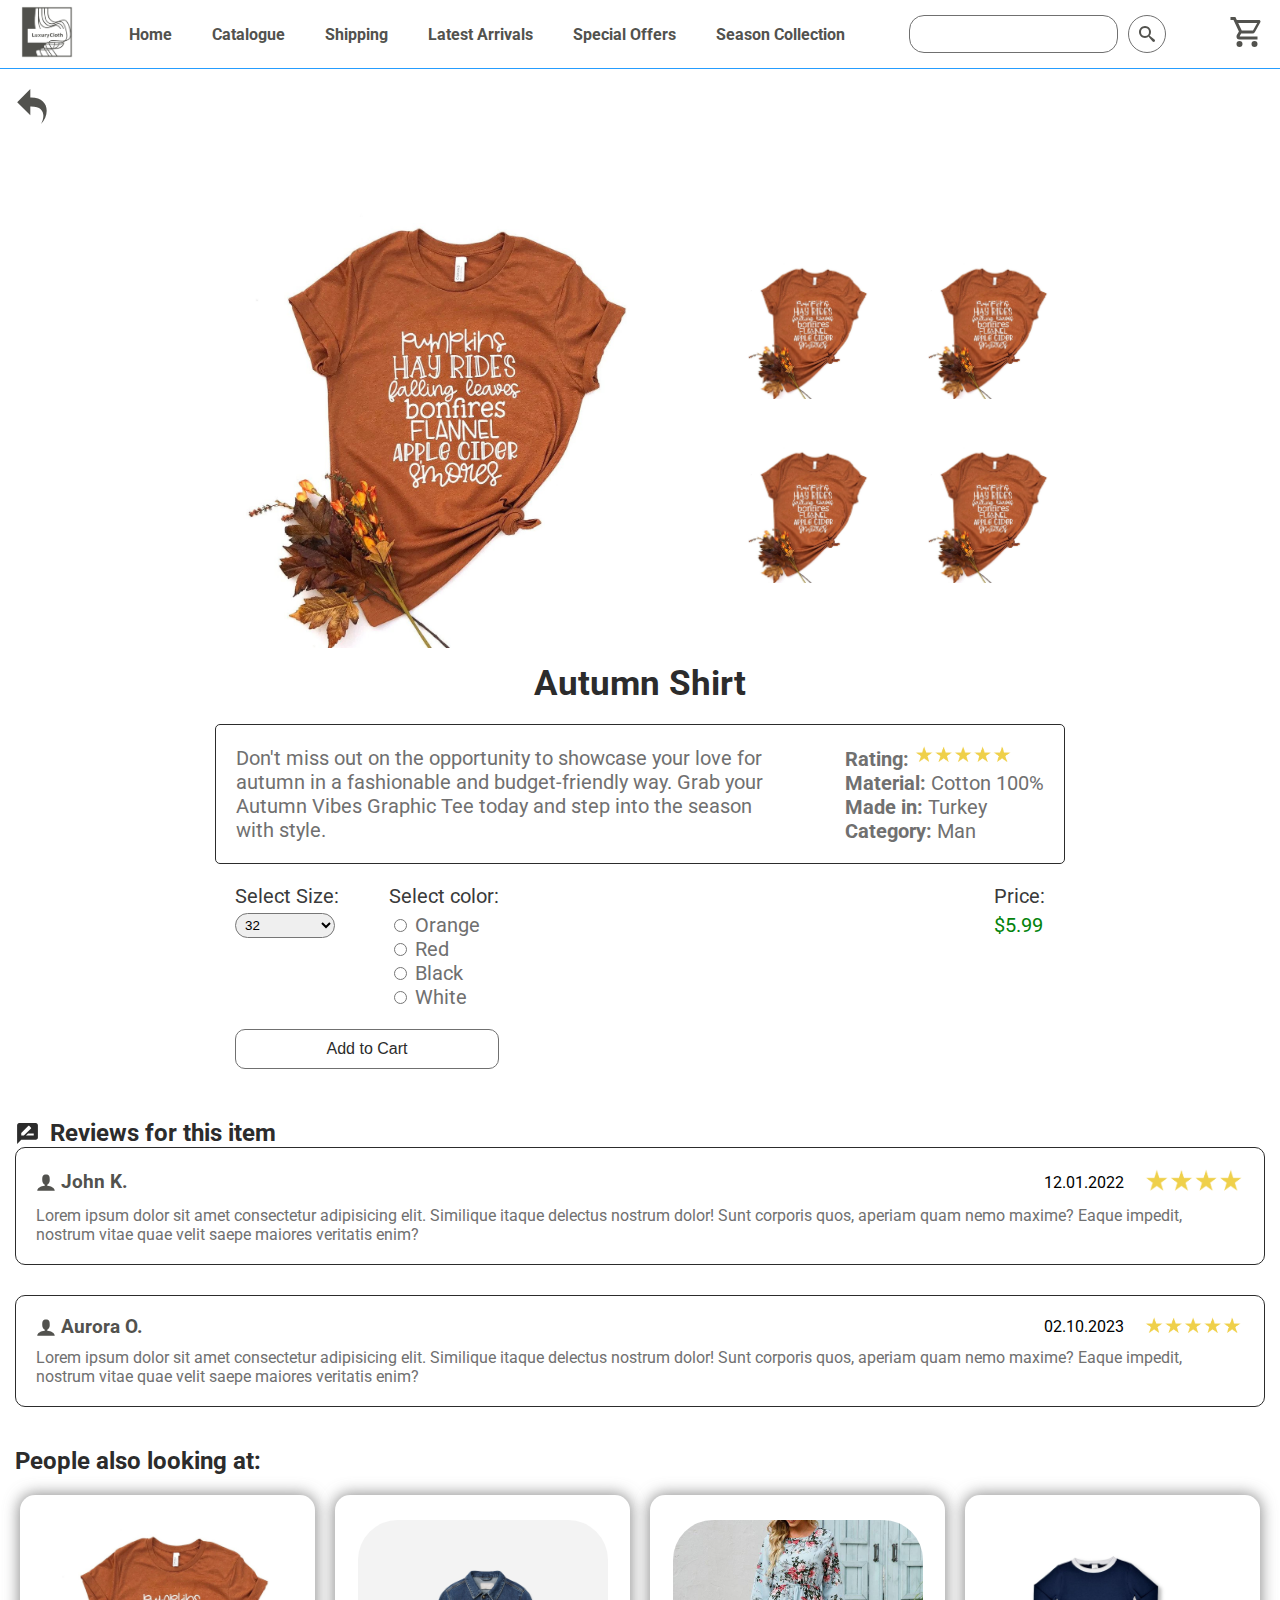
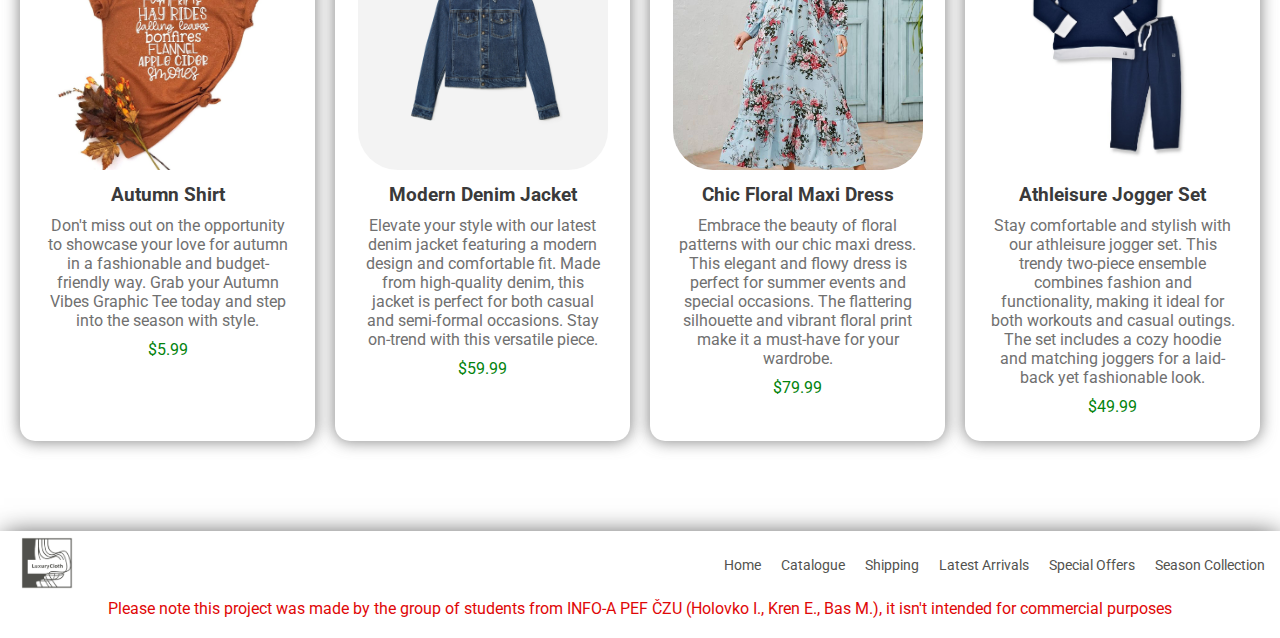
<file: item-example.html>
<!DOCTYPE html>
<html lang="en">
  <head>
    <meta charset="UTF-8" />
    <meta name="viewport" content="width=device-width, initial-scale=1.0" />
    <title>Autumn Shirt</title>
    <link rel="stylesheet" href="./css/styles.css" />
    <link rel="stylesheet" href="./css/media.css" />
    <link rel="preconnect" href="https://fonts.googleapis.com" />
    <link rel="preconnect" href="https://fonts.gstatic.com" crossorigin />
    <link
      href="https://fonts.googleapis.com/css2?family=Raleway:wght@800&family=Roboto:wght@400;500;700&display=swap"
      rel="stylesheet"
    />
  </head>
  <body>
    <header class="main-header">
      <div class="container main-header-container">
        <nav class="header-navigation">
          <a href="./index.html" class="logo-link">
            <img
              class="logo-img"
              width="64"
              height="64"
              src="./images/logo.png"
              alt="Luxury Cloth logo"
            />
          </a>
          <ul class="header-list-nav">
            <li class="header-list-item">
              <a href="./index.html" class="header-link">Home</a>
            </li>
            <li class="header-list-item">
              <a href="./catalogue.html" class="header-link">Catalogue</a>
            </li>
            <li class="header-list-item">
              <a href="./shipping.html" class="header-link">Shipping</a>
            </li>
            <li class="header-list-item">
              <a href="./index.html#latest" class="header-link"
                >Latest Arrivals</a
              >
            </li>
            <li class="header-list-item">
              <a href="./index.html#discounts-anchor" class="header-link"
                >Special Offers</a
              >
            </li>
            <li class="header-list-item">
              <a href="./index.html#seasonal" class="header-link"
                >Season Collection</a
              >
            </li>
          </ul>
        </nav>

        <form class="filter-form" data-search action="./search.html">
          <input type="text" name="filter" id="filter" class="filter-input" />
          <button type="submit" class="filter-btn">
            <svg class="filter-search-icon" width="16" height="16">
              <use href="./images/icons.svg#icon-search"></use>
            </svg>
          </button>
        </form>
        <div class="header-icons">
          <a href="./cart-example.html" class="cart-btn">
            <svg class="cart-icon" width="36" height="36">
              <use href="./images/icons.svg#icon-cart"></use>
            </svg>
          </a>
          <button type="button" class="header-mobile-btn" data-mobile-open>
            <svg class="mobile-burger-icon" width="36" height="36">
              <use href="./images/icons.svg#icon-burger"></use>
            </svg>
          </button>
        </div>
      </div>
    </header>

    <main>
      <aside class="item-go-back container">
        <button class="item-go-back-btn" id="go-back-id">
          <svg class="item-go-back-icon" width="25" height="25">
            <use href="./images/icons.svg#icon-back-arrow"></use>
          </svg>
        </button>
      </aside>

      <section class="item-gallery">
        <div class="item-gallery-container container">
          <img
            src="./images/autumn_shirt.jpg"
            alt="Autumn Shirt"
            class="item-main-image"
          />
          <div class="item-additional-img-container">
            <ul class="item-additional-list">
              <li class="item-additional-item">
                <img
                  src="./images/autumn_shirt.jpg"
                  alt="Autumn Shirt"
                  class="item-additional-img"
                />
              </li>
              <li class="item-additional-item">
                <img
                  src="./images/autumn_shirt.jpg"
                  alt="Autumn Shirt"
                  class="item-additional-img"
                />
              </li>
              <li class="item-additional-item">
                <img
                  src="./images/autumn_shirt.jpg"
                  alt="Autumn Shirt"
                  class="item-additional-img"
                />
              </li>
              <li class="item-additional-item">
                <img
                  src="./images/autumn_shirt.jpg"
                  alt="Autumn Shirt"
                  class="item-additional-img"
                />
              </li>
            </ul>
          </div>
        </div>
      </section>

      <section class="item-description container">
        <h2 class="item-title">Autumn Shirt</h2>
        <div class="item-description-additional-container">
          <p class="item-description-text">
            Don't miss out on the opportunity to showcase your love for autumn
            in a fashionable and budget-friendly way. Grab your Autumn Vibes
            Graphic Tee today and step into the season with style.
          </p>
          <ul class="item-description-list">
            <li>
              <strong>Rating:</strong>
              <img
                src="./images/5stars.png"
                alt="5 Stars Rating (only for test)"
                class="item-5stars-test"
              />
            </li>
            <li><strong>Material:</strong> Cotton 100%</li>
            <li><strong>Made in:</strong> Turkey</li>
            <li><strong>Category:</strong> Man</li>
          </ul>
        </div>
        <div class="item-form-aside-container">
          <form class="item-form">
            <div class="item-form-inputs-container">
              <div class="item-size-div">
                <label for="sizes" class="item-size-label">Select Size:</label>
                <select name="sizes" id="sizes" class="item-size-picker">
                  <option value="32">32</option>
                  <option value="36">36</option>
                  <option value="42">42</option>
                  <option value="48">48</option>
                </select>
              </div>

              <div class="item-color-picker">
                <p class="item-color-title">Select color:</p>
                <div class="item-color-picker-item">
                  <input
                    type="radio"
                    id="orange"
                    name="item-color-radio"
                    class="item-color-picker-input"
                    required
                  />
                  <label for="orange">Orange</label>
                </div>
                <div class="item-color-picker-item">
                  <input
                    type="radio"
                    id="red"
                    name="item-color-radio"
                    class="item-color-picker-input"
                    required
                  />
                  <label for="red">Red</label>
                </div>
                <div class="item-color-picker-item">
                  <input
                    type="radio"
                    id="black"
                    name="item-color-radio"
                    class="item-color-picker-input"
                    required
                  />
                  <label for="black">Black</label>
                </div>
                <div class="item-color-picker-item">
                  <input
                    type="radio"
                    id="white"
                    name="item-color-radio"
                    class="item-color-picker-input"
                    required
                  />
                  <label for="white">White</label>
                </div>
              </div>
            </div>
            <button type="submit" class="item-form-submit-btn">
              Add to Cart
            </button>
          </form>
          <aside>
            <div class="item-aside-container">
              <p class="item-price-heading">Price:</p>
              <p class="item-price">$5.99</p>
            </div>
          </aside>
        </div>
      </section>

      <section class="item-reviews container">
        <header class="item-reviews-header">
          <svg class="item-review-icon" width="25" height="25">
            <use href="./images/icons.svg#icon-review"></use>
          </svg>
          <h2 class="item-reviews-title">Reviews for this item</h2>
        </header>
        <ul class="item-reviews-list">
          <li class="item-reviews-item">
            <div class="item-review-additional-div">
              <div style="display: flex; gap: 5px; align-items: center">
                <svg class="item-review-icon-author" width="20" height="20">
                  <use href="./images/icons.svg#icon-user"></use>
                </svg>
                <h3 class="item-reviews-author">John K.</h3>
              </div>
              <div style="align-items: center; display: flex; gap: 20px">
                <span class="item-reviews-author-date">12.01.2022</span>
                <img
                  src="./images/4stars.png"
                  alt="4 Stars Rating"
                  class="item-5stars-test"
                />
              </div>
            </div>
            <p class="item-reviews-description">
              Lorem ipsum dolor sit amet consectetur adipisicing elit. Similique
              itaque delectus nostrum dolor! Sunt corporis quos, aperiam quam
              nemo maxime? Eaque impedit, nostrum vitae quae velit saepe maiores
              veritatis enim?
            </p>
          </li>
          <li class="item-reviews-item">
            <div class="item-review-additional-div">
              <div style="display: flex; gap: 5px; align-items: center">
                <svg class="item-review-icon-author" width="20" height="20">
                  <use href="./images/icons.svg#icon-user"></use>
                </svg>
                <h3 class="item-reviews-author">Aurora O.</h3>
              </div>
              <div style="align-items: center; display: flex; gap: 20px">
                <span class="item-reviews-author-date">02.10.2023</span>
                <img
                  src="./images/5stars.png"
                  alt="5 Stars Rating"
                  class="item-5stars-test"
                />
              </div>
            </div>
            <p class="item-reviews-description">
              Lorem ipsum dolor sit amet consectetur adipisicing elit. Similique
              itaque delectus nostrum dolor! Sunt corporis quos, aperiam quam
              nemo maxime? Eaque impedit, nostrum vitae quae velit saepe maiores
              veritatis enim?
            </p>
          </li>
        </ul>
      </section>

      <section class="item-alike container">
        <header class="item-alike-header">
          <h2 class="item-alike-title">People also looking at:</h2>
        </header>
        <div class="latest-grid">
          <div class="latest-grid-item">
            <a href="./item-example.html" class="latest-link"
              ><img
                src="./images/autumn_shirt.jpg"
                alt="Autumn Shirt"
                width="100"
                height="100"
            /></a>
            <h3 class="latest-subtitle">Autumn Shirt</h3>
            <p class="latest-description">
              Don't miss out on the opportunity to showcase your love for autumn
              in a fashionable and budget-friendly way. Grab your Autumn Vibes
              Graphic Tee today and step into the season with style.
            </p>
            <p class="latest-price">$5.99</p>
          </div>
          <div class="latest-grid-item">
            <a href="./item-example.html" class="latest-link"
              ><img
                src="./images/denim_jacket.jpg"
                alt="Denim Jacket"
                width="100"
                height="100"
            /></a>
            <h3 class="latest-subtitle">Modern Denim Jacket</h3>
            <p class="latest-description">
              Elevate your style with our latest denim jacket featuring a modern
              design and comfortable fit. Made from high-quality denim, this
              jacket is perfect for both casual and semi-formal occasions. Stay
              on-trend with this versatile piece.
            </p>
            <p class="latest-price">$59.99</p>
          </div>
          <div class="latest-grid-item">
            <a href="./item-example.html" class="latest-link"
              ><img
                src="./images/floral_dress.jpg"
                alt="Floral Maxi Dress"
                width="100"
                height="100"
            /></a>
            <h3 class="latest-subtitle">Chic Floral Maxi Dress</h3>
            <p class="latest-description">
              Embrace the beauty of floral patterns with our chic maxi dress.
              This elegant and flowy dress is perfect for summer events and
              special occasions. The flattering silhouette and vibrant floral
              print make it a must-have for your wardrobe.
            </p>
            <p class="latest-price">$79.99</p>
          </div>
          <div class="latest-grid-item">
            <a href="./item-example.html" class="latest-link"
              ><img
                src="./images/joger.jpg"
                alt="Jogger Set"
                width="100"
                height="100"
            /></a>
            <h3 class="latest-subtitle">Athleisure Jogger Set</h3>
            <p class="latest-description">
              Stay comfortable and stylish with our athleisure jogger set. This
              trendy two-piece ensemble combines fashion and functionality,
              making it ideal for both workouts and casual outings. The set
              includes a cozy hoodie and matching joggers for a laid-back yet
              fashionable look.
            </p>
            <p class="latest-price">$49.99</p>
          </div>
        </div>
      </section>
    </main>

    <footer class="main-footer">
      <div class="container main-footer-container">
        <nav class="footer-navigation">
          <a href="./index.html" class="logo-link">
            <img
              class="logo-img"
              width="64"
              height="64"
              src="./images/logo.png"
              alt="Luxury Cloth logo"
            />
          </a>
          <ul class="footer-list-nav">
            <li class="footer-list-item">
              <a href="./index.html" class="footer-link">Home</a>
            </li>
            <li class="footer-list-item">
              <a href="./catalogue.html" class="footer-link">Catalogue</a>
            </li>
            <li class="footer-list-item">
              <a href="./shipping.html" class="footer-link">Shipping</a>
            </li>
            <li class="footer-list-item">
              <a href="./index.html#latest" class="footer-link"
                >Latest Arrivals</a
              >
            </li>
            <li class="footer-list-item">
              <a href="./index.html#discounts-anchor" class="footer-link"
                >Special Offers</a
              >
            </li>
            <li class="footer-list-item">
              <a href="./index.html#seasonal" class="footer-link"
                >Season Collection</a
              >
            </li>
          </ul>
        </nav>
        <span class="disclaimer"
          >Please note this project was made by the group of students from
          INFO-A PEF ČZU (Holovko I., Kren E., Bas M.), it isn't intended for
          commercial purposes</span
        >
      </div>
    </footer>

    <div class="backdrop is-hidden" data-mobile>
      <div class="container mobile-menu">
        <button type="button" class="mobile-btn-close" data-mobile-close>
          <svg class="mobile-close-icon" width="36" height="36">
            <use href="./images/icons.svg#icon-close"></use>
          </svg>
        </button>
        <nav class="header-navigation-mobile">
          <ul class="header-list-nav-mobile">
            <li class="header-list-item-mobile">
              <a href="./index.html" class="header-link">Home</a>
            </li>
            <li class="header-list-item-mobile">
              <a href="./catalogue.html" class="header-link">Catalogue</a>
            </li>
            <li class="header-list-item-mobile">
              <a href="./shipping.html" class="header-link">Shipping</a>
            </li>
            <li class="header-list-item-mobile">
              <a href="./index.html#latest" class="header-link"
                >Latest Arrivals</a
              >
            </li>
            <li class="header-list-item-mobile">
              <a href="./index.html#discounts-anchor" class="header-link"
                >Special Offers</a
              >
            </li>

            <li class="header-list-item-mobile">
              <a href="./index.html#seasonal" class="header-link"
                >Season Collection</a
              >
            </li>
          </ul>
        </nav>
      </div>
    </div>
    <script src="./js/mobile-header.js"></script>
    <script src="./js/fake-go-back.js"></script>
  </body>
</html>
</file>
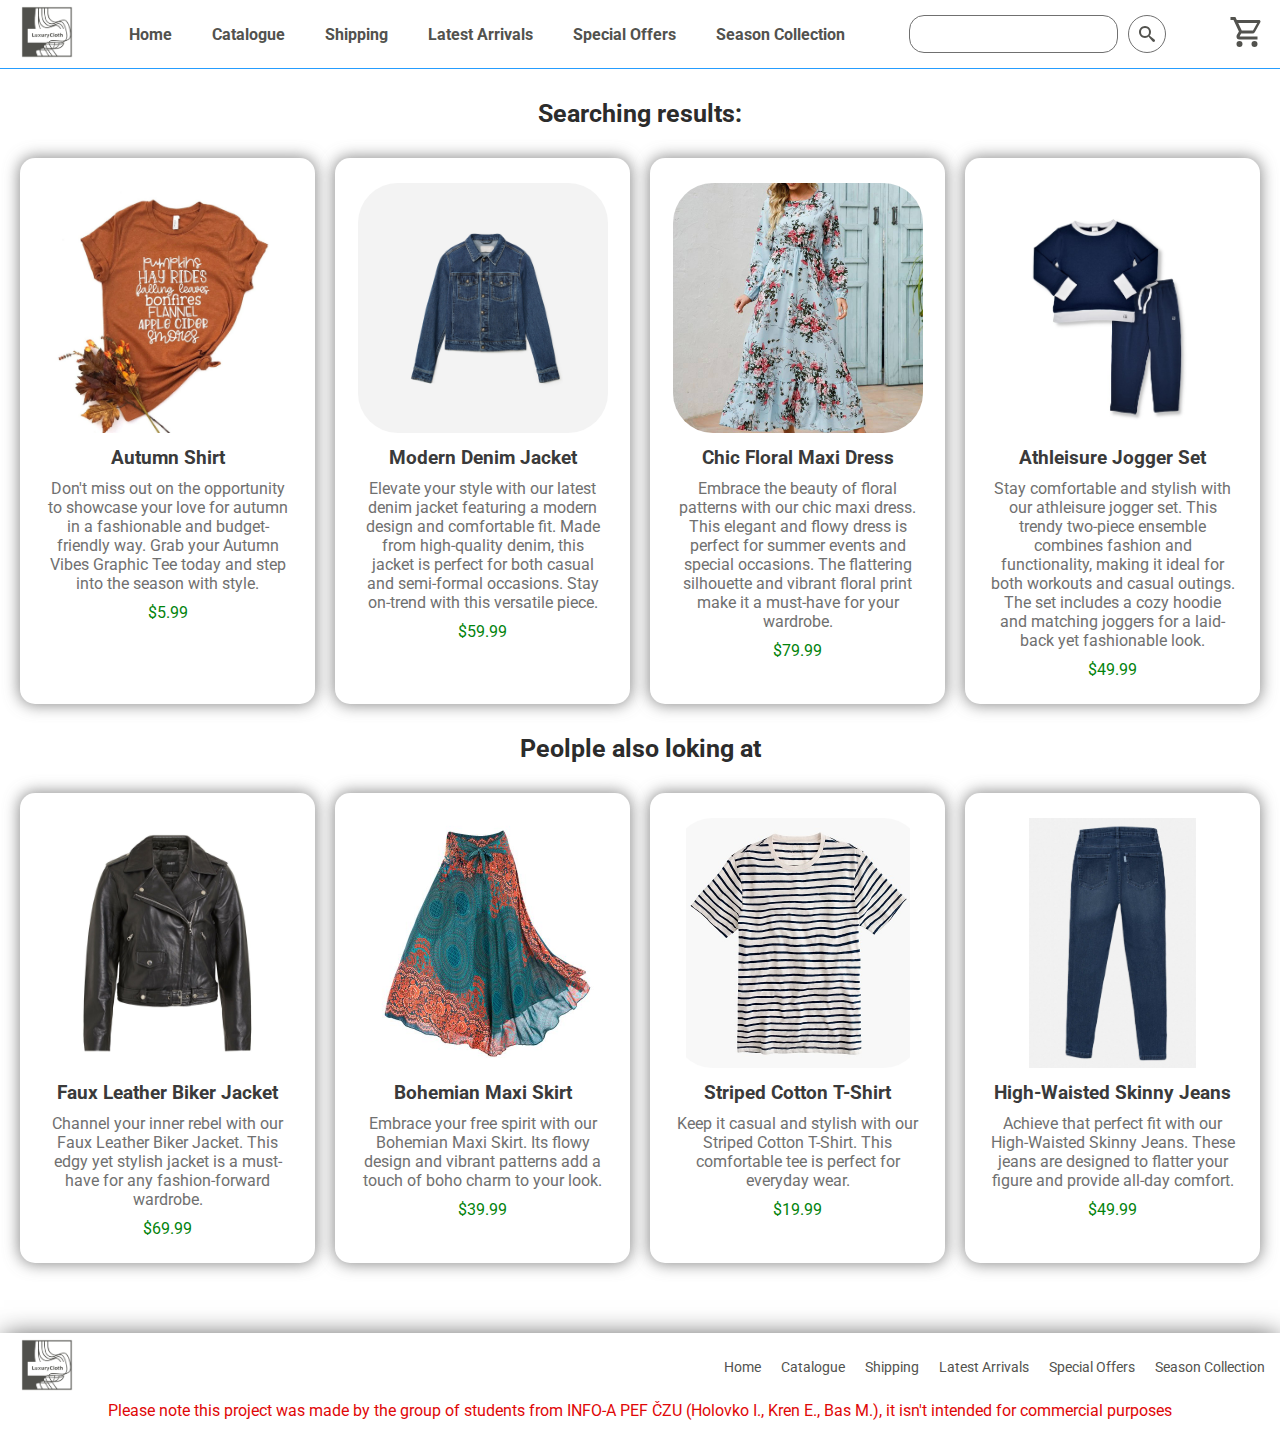
<file: search.html>
<!DOCTYPE html>
<html lang="en">
  <head>
    <meta charset="UTF-8" />
    <meta name="viewport" content="width='device-width', initial-scale=1.0" />
    <title>Catalogue</title>
    <link rel="stylesheet" href="./css/styles.css" />
    <link rel="stylesheet" href="./css/media.css" />
    <link rel="preconnect" href="https://fonts.googleapis.com" />
    <link rel="preconnect" href="https://fonts.gstatic.com" crossorigin />
    <link
      href="https://fonts.googleapis.com/css2?family=Raleway:wght@800&family=Roboto:wght@400;500;700&display=swap"
      rel="stylesheet"
    />
  </head>
  <body>
    <header class="main-header">
      <div class="container main-header-container">
        <nav class="header-navigation">
          <a href="./index.html" class="logo-link">
            <img
              class="logo-img"
              width="64"
              height="64"
              src="./images/logo.png"
              alt="Luxury Cloth logo"
            />
          </a>
          <ul class="header-list-nav">
            <li class="header-list-item">
              <a href="./index.html" class="header-link">Home</a>
            </li>
            <li class="header-list-item">
              <a href="./catalogue.html" class="header-link">Catalogue</a>
            </li>
            <li class="header-list-item">
              <a href="./shipping.html" class="header-link">Shipping</a>
            </li>
            <li class="header-list-item">
              <a href="./index.html#latest" class="header-link"
                >Latest Arrivals</a
              >
            </li>
            <li class="header-list-item">
              <a href="./index.html#discounts-anchor" class="header-link"
                >Special Offers</a
              >
            </li>
            <li class="header-list-item">
              <a href="./index.html#seasonal" class="header-link"
                >Season Collection</a
              >
            </li>
          </ul>
        </nav>

        <form class="filter-form" data-search action="./search.html">
          <input type="text" name="filter" id="filter" class="filter-input" />
          <button type="submit" class="filter-btn">
            <svg class="filter-search-icon" width="16" height="16">
              <use href="./images/icons.svg#icon-search"></use>
            </svg>
          </button>
        </form>
        <div class="header-icons">
          <a href="./cart-example.html" class="cart-btn">
            <svg class="cart-icon" width="36" height="36">
              <use href="./images/icons.svg#icon-cart"></use>
            </svg>
          </a>
          <button type="button" class="header-mobile-btn" data-mobile-open>
            <svg class="mobile-burger-icon" width="36" height="36">
              <use href="./images/icons.svg#icon-burger"></use>
            </svg>
          </button>
        </div>
      </div>
    </header>

    <main>
      <section class="seasonal search container">
        <header class="hero-header">
          <h2 class="latest-title">Searching results:</h2>
        </header>
        <div class="latest-grid">
          <div class="latest-grid-item">
            <a href="./item-example.html" class="latest-link"
              ><img
                src="./images/autumn_shirt.jpg"
                alt="Autumn Shirt"
                width="100"
                height="100"
            /></a>
            <h3 class="latest-subtitle">Autumn Shirt</h3>
            <p class="latest-description">
              Don't miss out on the opportunity to showcase your love for autumn
              in a fashionable and budget-friendly way. Grab your Autumn Vibes
              Graphic Tee today and step into the season with style.
            </p>
            <p class="latest-price">$5.99</p>
          </div>
          <div class="latest-grid-item">
            <a href="./item-example.html" class="latest-link"
              ><img
                src="./images/denim_jacket.jpg"
                alt="Denim Jacket"
                width="100"
                height="100"
            /></a>
            <h3 class="latest-subtitle">Modern Denim Jacket</h3>
            <p class="latest-description">
              Elevate your style with our latest denim jacket featuring a modern
              design and comfortable fit. Made from high-quality denim, this
              jacket is perfect for both casual and semi-formal occasions. Stay
              on-trend with this versatile piece.
            </p>
            <p class="latest-price">$59.99</p>
          </div>
          <div class="latest-grid-item">
            <a href="./item-example.html" class="latest-link"
              ><img
                src="./images/floral_dress.jpg"
                alt="Floral Maxi Dress"
                width="100"
                height="100"
            /></a>
            <h3 class="latest-subtitle">Chic Floral Maxi Dress</h3>
            <p class="latest-description">
              Embrace the beauty of floral patterns with our chic maxi dress.
              This elegant and flowy dress is perfect for summer events and
              special occasions. The flattering silhouette and vibrant floral
              print make it a must-have for your wardrobe.
            </p>
            <p class="latest-price">$79.99</p>
          </div>
          <div class="latest-grid-item">
            <a href="./item-example.html" class="latest-link"
              ><img
                src="./images/joger.jpg"
                alt="Jogger Set"
                width="100"
                height="100"
            /></a>
            <h3 class="latest-subtitle">Athleisure Jogger Set</h3>
            <p class="latest-description">
              Stay comfortable and stylish with our athleisure jogger set. This
              trendy two-piece ensemble combines fashion and functionality,
              making it ideal for both workouts and casual outings. The set
              includes a cozy hoodie and matching joggers for a laid-back yet
              fashionable look.
            </p>
            <p class="latest-price">$49.99</p>
          </div>
        </div>
      </section>

      <section class="seasonal container">
        <header class="hero-header">
          <h2 class="latest-title">Peolple also loking at</h2>
        </header>
        <div class="latest-grid">
          <div class="latest-grid-item">
            <a href="./item-example.html" class="latest-link"
              ><img
                src="./images/biker_jacket.jpg"
                alt="Faux Leather Biker Jacket in Black"
                width="100"
                height="100"
            /></a>
            <h3 class="latest-subtitle">Faux Leather Biker Jacket</h3>
            <p class="latest-description">
              Channel your inner rebel with our Faux Leather Biker Jacket. This
              edgy yet stylish jacket is a must-have for any fashion-forward
              wardrobe.
            </p>
            <p class="latest-price">$69.99</p>
          </div>
          <div class="latest-grid-item">
            <a href="./item-example.html" class="latest-link"
              ><img
                src="./images/bohemian_skirt.jpg"
                alt="Bohemian Maxi Skirt"
                width="100"
                height="100"
            /></a>
            <h3 class="latest-subtitle">Bohemian Maxi Skirt</h3>
            <p class="latest-description">
              Embrace your free spirit with our Bohemian Maxi Skirt. Its flowy
              design and vibrant patterns add a touch of boho charm to your
              look.
            </p>
            <p class="latest-price">$39.99</p>
          </div>
          <div class="latest-grid-item">
            <a href="./item-example.html" class="latest-link"
              ><img
                src="./images/stripped_shirt.jpg"
                alt="Striped Cotton T-Shirt in White and Gray Stripes"
                width="100"
                height="100"
            /></a>
            <h3 class="latest-subtitle">Striped Cotton T-Shirt</h3>
            <p class="latest-description">
              Keep it casual and stylish with our Striped Cotton T-Shirt. This
              comfortable tee is perfect for everyday wear.
            </p>
            <p class="latest-price">$19.99</p>
          </div>
          <div class="latest-grid-item">
            <a href="./item-example.html" class="latest-link"
              ><img
                src="./images/high_gtasa_jeans.jpg"
                alt="High-Waisted Skinny Jeans in Dark Wash"
                width="100"
                height="100"
            /></a>
            <h3 class="latest-subtitle">High-Waisted Skinny Jeans</h3>
            <p class="latest-description">
              Achieve that perfect fit with our High-Waisted Skinny Jeans. These
              jeans are designed to flatter your figure and provide all-day
              comfort.
            </p>
            <p class="latest-price">$49.99</p>
          </div>
        </div>
      </section>
    </main>

    <footer class="main-footer">
      <div class="container main-footer-container">
        <nav class="footer-navigation">
          <a href="./index.html" class="logo-link">
            <img
              class="logo-img"
              width="64"
              height="64"
              src="./images/logo.png"
              alt="Luxury Cloth logo"
            />
          </a>
          <ul class="footer-list-nav">
            <li class="footer-list-item">
              <a href="./index.html" class="footer-link">Home</a>
            </li>
            <li class="footer-list-item">
              <a href="./catalogue.html" class="footer-link">Catalogue</a>
            </li>
            <li class="footer-list-item">
              <a href="./shipping.html" class="footer-link">Shipping</a>
            </li>
            <li class="footer-list-item">
              <a href="./index.html#latest" class="footer-link"
                >Latest Arrivals</a
              >
            </li>
            <li class="footer-list-item">
              <a href="./index.html#discounts-anchor" class="footer-link"
                >Special Offers</a
              >
            </li>
            <li class="footer-list-item">
              <a href="./index.html#seasonal" class="footer-link"
                >Season Collection</a
              >
            </li>
          </ul>
        </nav>
        <span class="disclaimer"
          >Please note this project was made by the group of students from
          INFO-A PEF ČZU (Holovko I., Kren E., Bas M.), it isn't intended for
          commercial purposes</span
        >
      </div>
    </footer>

    <div class="backdrop is-hidden" data-mobile>
      <div class="container mobile-menu">
        <button type="button" class="mobile-btn-close" data-mobile-close>
          <svg class="mobile-close-icon" width="36" height="36">
            <use href="./images/icons.svg#icon-close"></use>
          </svg>
        </button>
        <nav class="header-navigation-mobile">
          <ul class="header-list-nav-mobile">
            <li class="header-list-item-mobile">
              <a href="./index.html" class="header-link">Home</a>
            </li>
            <li class="header-list-item-mobile">
              <a href="./catalogue.html" class="header-link">Catalogue</a>
            </li>
            <li class="header-list-item-mobile">
              <a href="./shipping.html" class="header-link">Shipping</a>
            </li>
            <li class="header-list-item-mobile">
              <a href="./index.html#latest" class="header-link"
                >Latest Arrivals</a
              >
            </li>
            <li class="header-list-item-mobile">
              <a href="./index.html#discounts-anchor" class="header-link"
                >Special Offers</a
              >
            </li>

            <li class="header-list-item-mobile">
              <a href="./index.html#seasonal" class="header-link"
                >Season Collection</a
              >
            </li>
          </ul>
        </nav>
      </div>
    </div>
    <script src="./js/mobile-header.js"></script>
  </body>
</html>
</file>
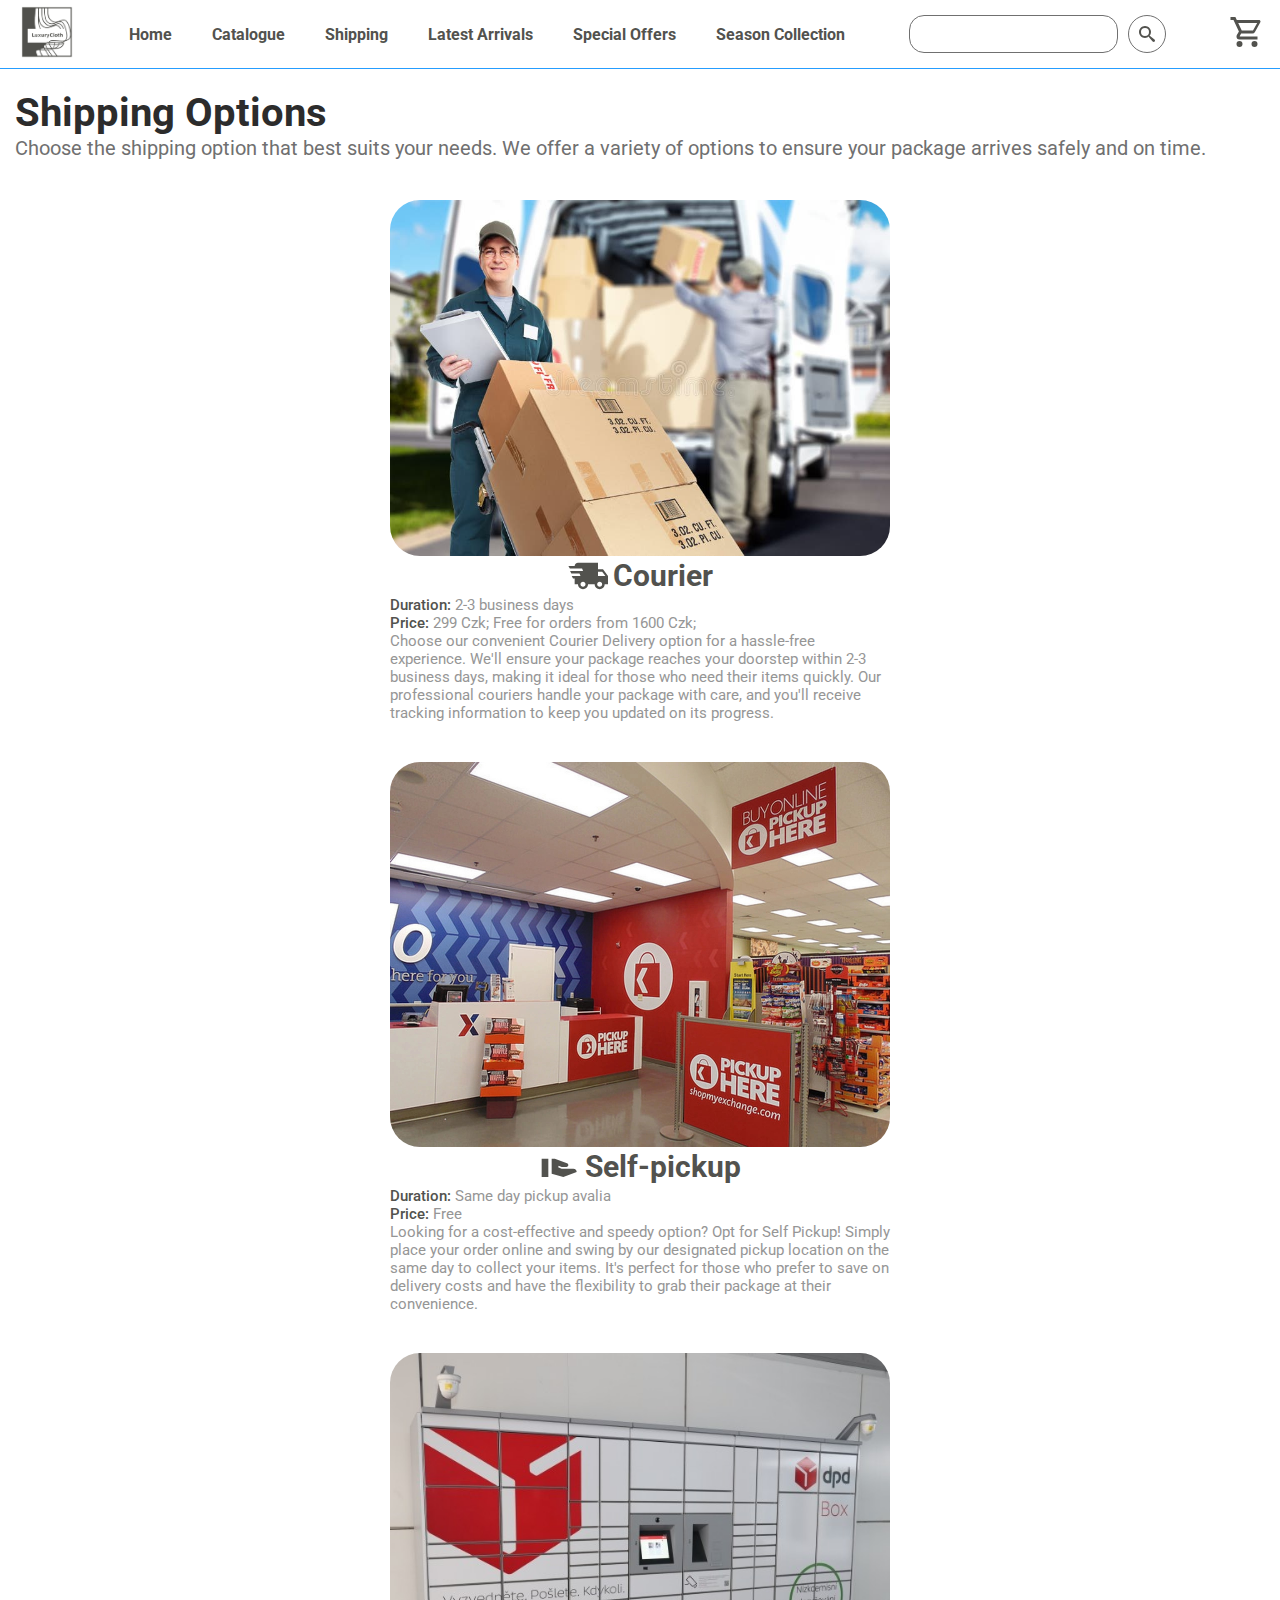
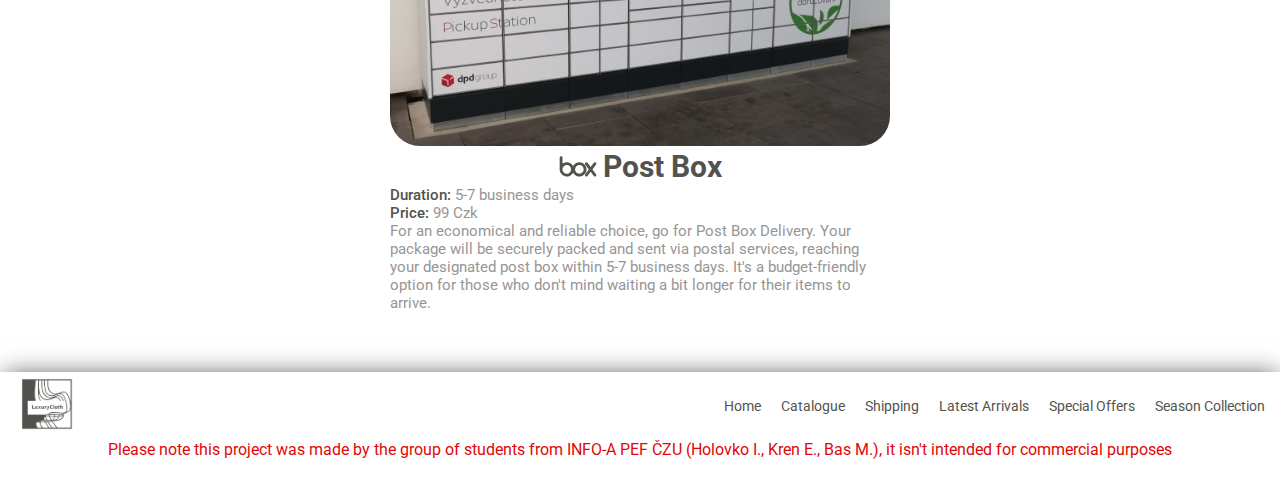
<file: shipping.html>
<!DOCTYPE html>
<html lang="en">
  <head>
    <meta charset="UTF-8" />
    <meta name="viewport" content="width=device-width, initial-scale=1.0" />
    <title>Checkout</title>
    <link rel="stylesheet" href="./css/styles.css" />
    <link rel="stylesheet" href="./css/media.css" />
    <link rel="preconnect" href="https://fonts.googleapis.com" />
    <link rel="preconnect" href="https://fonts.gstatic.com" crossorigin />
    <link
      href="https://fonts.googleapis.com/css2?family=Raleway:wght@800&family=Roboto:wght@400;500;700&display=swap"
      rel="stylesheet"
    />
  </head>
  <body>
    <header class="main-header">
      <div class="container main-header-container">
        <nav class="header-navigation">
          <a href="./index.html" class="logo-link">
            <img
              class="logo-img"
              width="64"
              height="64"
              src="./images/logo.png"
              alt="Luxury Cloth logo"
            />
          </a>
          <ul class="header-list-nav">
            <li class="header-list-item">
              <a href="./index.html" class="header-link">Home</a>
            </li>
            <li class="header-list-item">
              <a href="./catalogue.html" class="header-link">Catalogue</a>
            </li>
            <li class="header-list-item">
              <a href="./shipping.html" class="header-link">Shipping</a>
            </li>
            <li class="header-list-item">
              <a href="./index.html#latest" class="header-link"
                >Latest Arrivals</a
              >
            </li>
            <li class="header-list-item">
              <a href="./index.html#discounts-anchor" class="header-link"
                >Special Offers</a
              >
            </li>
            <li class="header-list-item">
              <a href="./index.html#seasonal" class="header-link"
                >Season Collection</a
              >
            </li>
          </ul>
        </nav>

        <form class="filter-form" data-search action="./search.html">
          <input type="text" name="filter" id="filter" class="filter-input" />
          <button type="submit" class="filter-btn">
            <svg class="filter-search-icon" width="16" height="16">
              <use href="./images/icons.svg#icon-search"></use>
            </svg>
          </button>
        </form>
        <div class="header-icons">
          <a href="./cart-example.html" class="cart-btn">
            <svg class="cart-icon" width="36" height="36">
              <use href="./images/icons.svg#icon-cart"></use>
            </svg>
          </a>
          <button type="button" class="header-mobile-btn" data-mobile-open>
            <svg class="mobile-burger-icon" width="36" height="36">
              <use href="./images/icons.svg#icon-burger"></use>
            </svg>
          </button>
        </div>
      </div>
    </header>

    <main>
      <section class="shipping-section container">
        <header class="shipping-header">
          <h1 class="shipping-main-heading">Shipping Options</h1>
          <p class="shipping-main-description">
            Choose the shipping option that best suits your needs. We offer a
            variety of options to ensure your package arrives safely and on
            time.
          </p>
        </header>

        <ul class="shipping-list">
          <li class="shipping-list-item">
            <img
              class="shipping-img"
              src="./images/courier.jpg"
              alt="Courier with boxes"
            />
            <div class="shipping-item-div">
              <svg class="shipping-icon" width="30" height="30">
                <use href="./images/icons.svg#icon-courier"></use>
              </svg>
              <h2 class="shipping-heading">Courier</h2>
            </div>
            <p class="shipping-description">
              <span class="shipping-description-span">Duration:</span> 2-3
              business days <br /><span class="shipping-description-span"
                >Price:</span
              >
              299 Czk; Free for orders from 1600 Czk; <br />Choose our
              convenient Courier Delivery option for a hassle-free experience.
              We'll ensure your package reaches your doorstep within 2-3
              business days, making it ideal for those who need their items
              quickly. Our professional couriers handle your package with care,
              and you'll receive tracking information to keep you updated on its
              progress.
            </p>
          </li>
          <li class="shipping-list-item">
            <img
              class="shipping-img"
              src="./images/selfPickup.jpg"
              alt="Pickup point in the shop"
            />
            <div class="shipping-item-div">
              <svg class="shipping-icon" width="30" height="30">
                <use href="./images/icons.svg#icon-selfPickup"></use>
              </svg>
              <h2 class="shipping-heading">Self-pickup</h2>
            </div>

            <p class="shipping-description">
              <span class="shipping-description-span">Duration:</span>
              Same day pickup avalia <br /><span
                class="shipping-description-span"
                >Price:</span
              >
              Free<br />
              Looking for a cost-effective and speedy option? Opt for Self
              Pickup! Simply place your order online and swing by our designated
              pickup location on the same day to collect your items. It's
              perfect for those who prefer to save on delivery costs and have
              the flexibility to grab their package at their convenience.
            </p>
          </li>
          <li class="shipping-list-item">
            <img
              class="shipping-img"
              src="./images/postBox.jpg"
              alt="Post Box"
            />
            <div class="shipping-item-div">
              <svg class="shipping-icon" width="30" height="30">
                <use href="./images/icons.svg#icon-postBox"></use>
              </svg>
              <h2 class="shipping-heading">Post Box</h2>
            </div>

            <p class="shipping-description">
              <span class="shipping-description-span">Duration:</span> 5-7
              business days <br /><span class="shipping-description-span"
                >Price:</span
              >
              99 Czk <br />For an economical and reliable choice, go for Post
              Box Delivery. Your package will be securely packed and sent via
              postal services, reaching your designated post box within 5-7
              business days. It's a budget-friendly option for those who don't
              mind waiting a bit longer for their items to arrive.
            </p>
          </li>
        </ul>
      </section>
    </main>

    <footer class="main-footer">
      <div class="container main-footer-container">
        <nav class="footer-navigation">
          <a href="./index.html" class="logo-link">
            <img
              class="logo-img"
              width="64"
              height="64"
              src="./images/logo.png"
              alt="Luxury Cloth logo"
            />
          </a>
          <ul class="footer-list-nav">
            <li class="footer-list-item">
              <a href="./index.html" class="footer-link">Home</a>
            </li>
            <li class="footer-list-item">
              <a href="./catalogue.html" class="footer-link">Catalogue</a>
            </li>
            <li class="footer-list-item">
              <a href="./shipping.html" class="footer-link">Shipping</a>
            </li>
            <li class="footer-list-item">
              <a href="./index.html#latest" class="footer-link"
                >Latest Arrivals</a
              >
            </li>
            <li class="footer-list-item">
              <a href="./index.html#discounts-anchor" class="footer-link"
                >Special Offers</a
              >
            </li>
            <li class="footer-list-item">
              <a href="./index.html#seasonal" class="footer-link"
                >Season Collection</a
              >
            </li>
          </ul>
        </nav>
        <span class="disclaimer"
          >Please note this project was made by the group of students from
          INFO-A PEF ČZU (Holovko I., Kren E., Bas M.), it isn't intended for
          commercial purposes</span
        >
      </div>
    </footer>

    <div class="backdrop is-hidden" data-mobile>
      <div class="container mobile-menu">
        <button type="button" class="mobile-btn-close" data-mobile-close>
          <svg class="mobile-close-icon" width="36" height="36">
            <use href="./images/icons.svg#icon-close"></use>
          </svg>
        </button>
        <nav class="header-navigation-mobile">
          <ul class="header-list-nav-mobile">
            <li class="header-list-item-mobile">
              <a href="./index.html" class="header-link">Home</a>
            </li>
            <li class="header-list-item-mobile">
              <a href="./catalogue.html" class="header-link">Catalogue</a>
            </li>
            <li class="header-list-item-mobile">
              <a href="./shipping.html" class="header-link">Shipping</a>
            </li>
            <li class="header-list-item-mobile">
              <a href="./index.html#latest" class="header-link"
                >Latest Arrivals</a
              >
            </li>
            <li class="header-list-item-mobile">
              <a href="./index.html#discounts-anchor" class="header-link"
                >Special Offers</a
              >
            </li>

            <li class="header-list-item-mobile">
              <a href="./index.html#seasonal" class="header-link"
                >Season Collection</a
              >
            </li>
          </ul>
        </nav>
      </div>
    </div>
    <script src="./js/mobile-header.js"></script>
  </body>
</html>
</file>
<file: css/styles.css>
:root {
  --primary-black-color: #2c2c2c;
  --primary-brand-color: #52524e;
  --primary-blue-color: #259dff;
  --additional-text-color: #3a3a3a;
  --light-text-color: #707070;
  --very-light-text-color: #969696;
  --white-color: #fff;
  --green-color: #03830c;
  --red-color: #df0808;
  --text-shadow: 2px 2px 4px rgba(0, 0, 0, 0.349);
}

* {
  box-sizing: border-box;
}

h1,
h2,
h3,
h4,
h5,
p {
  margin: 0;
  padding: 0;
}

input {
  outline: transparent;
}

h1,
h2,
h3,
h4,
h5 {
  color: var(--primary-black-color);
}

p {
  color: var(--light-text-color);
}

body {
  margin: 0;
  font-family: "Roboto", sans-serif;
  display: flex;
  flex-direction: column;
  min-height: 100vh;
}

main {
  flex: 1;
}

a {
  text-decoration: none;
}

ul,
li {
  list-style: none;
  padding: 0;
  margin: 0;
}
button {
  padding: 0;
}

.container {
  width: 100%;
  padding: 0 15px;
  margin: 0 auto;
  max-width: 1500px;
}

/****************HEADER****************/

.main-header {
}

.main-header-container {
  display: flex;
  justify-content: space-between;
  align-items: center;
  border-bottom: 1px solid var(--primary-blue-color);
}

.header-navigation {
  display: flex;
  align-items: center;
}

.header-list-nav {
  display: none;
  gap: 10px;
}

.header-link {
  color: var(--primary-brand-color);
  font-weight: bold;
}

.mobile-burger-icon {
  stroke: var(--primary-brand-color);
  display: flex;
}

.cart-icon {
  fill: var(--primary-brand-color);
}

.header-icons {
  display: flex;
  gap: 20px;
}

.header-mobile-btn {
  background-color: var(--white-color);
  border: none;
}

.cart-btn {
  background-color: var(--white-color);
  border: none;
}

/************HERO***********/
.hero {
  padding-top: 20px;
  padding-bottom: 50px;
}

.hero-header {
  margin-bottom: 30px;
}

.hero-title {
  display: flex;
  font-size: 35px;
  justify-content: center;
  align-items: center;
  font-weight: 700;
  color: var(--white-color);
}
.hero-subtitle {
  color: var(--white-color);
  font-size: 13px;
}

.hero-titles-div {
  display: flex;
  flex-direction: column;
  align-items: center;
  backdrop-filter: blur(15px);
  padding: 15px;
  border-radius: 40px;
  text-shadow: var(--text-shadow);
  gap: 5px;
}

.latest-title {
  display: flex;
  font-size: 15px;

  justify-content: center;
}

.latest-grid {
  display: flex;
  flex-wrap: wrap;
  gap: 20px;
  justify-content: center;
}
.latest-grid-item {
  display: flex;
  flex-direction: column;
  align-items: center;
  gap: 10px;
  box-shadow: 0px 0px 15px 1px rgba(99, 99, 99, 0.75);
  border-radius: 15px;
  width: calc(100% - 50px);
  padding: 25px;
}

.latest-link img {
  height: 250px;
  width: 250px;
  border-radius: 40px;
  object-fit: contain;
}

.latest-subtitle {
  color: var(--additional-text-color);
}
.latest-description {
  color: var(--light-text-color);
  text-align: center;
}
.latest-price-span {
  color: var(--red-color);
  text-decoration: line-through;
  margin-right: 10px;
}

.latest-price {
  color: var(--green-color);
}

.hero-categories-title {
  font-size: 15px;
}
.hero-navigation {
}
.hero-nav-list {
  display: flex;
  justify-content: space-between;
}

.hero-nav-item {
}

.hero-nav-item {
}
.hero-nav-link {
  color: var(--primary-brand-color);
  border: 1px solid var(--primary-brand-color);
  border-radius: 5px;
  padding: 5px;
  font-size: 13px;
  background-color: transparent;
}

.hero-link-selected {
  background-color: var(--primary-brand-color);
  color: var(--white-color);
}

.welcome-screen {
  display: flex;
  justify-content: center;
  align-items: center;
  background-image: url(../images/main_photo.jpg);
  background-size: cover;
  background-repeat: no-repeat;
  border-radius: 20px;
  height: 200px;
}

.delivery {
}

.delivery-link {
  display: flex;
  justify-content: center;
  align-items: center;
  color: var(--white-color);
  text-shadow: var(--text-shadow);
  background-image: url(../images/delivery.jpg);
  border-radius: 20px;
  height: 300px;
  font-size: 25px;
  background-repeat: no-repeat;
  background-size: cover;
}

/************DISCOUNTS*********/
.discounts {
  margin-bottom: 20px;
}
.discounts-header {
  margin-bottom: 20px;
}
.discounts-title {
  display: flex;
  font-size: 15px;
  justify-content: center;
}
/************FILTER***********/

.filter-section {
  padding-bottom: 20px;
  padding: 20px;
}

.filter-title {
  font-size: 20px;
  margin-bottom: 10px;
}

.filter {
  display: flex;
  margin-bottom: 20px;
}

.filter-form {
  display: flex;
  gap: 10px;
  margin: 0 auto;
}

.filter-search-icon {
  fill: var(--primary-brand-color);
}

.filter-btn {
  display: flex;
  align-items: center;
  justify-content: center;
  padding: 10px;
  background-color: transparent;
  border: 1px solid var(--light-text-color);
  border-radius: 50%;
  cursor: pointer;
}

.filter-input {
  padding: 0 15px;
  border-radius: 15px;
  border: 1px solid var(--light-text-color);
  max-width: 150px;
}
/************FOOTER***********/

.main-footer-container {
  box-shadow: 1px 1px 25px -3px rgba(0, 0, 0, 0.75);
  padding-bottom: 20px;
  margin-top: 40px;
}
.footer-navigation {
  display: flex;
  justify-content: space-between;
}

.footer-list-nav {
  display: flex;
  gap: 20px;
  text-align: center;
}
.footer-list-item {
  display: flex;
  align-items: center;
}
.footer-link {
  color: var(--primary-brand-color);
  font-size: 12px;
}

.disclaimer {
  display: block;
  font-size: 16px;
  text-align: center;
  color: var(--red-color);
}
/************MOBILE MENU***********/

.mobile-menu {
  overflow: auto;
  position: fixed;
  display: flex;
  top: 0;
  z-index: 2;
  width: 100%;
  height: 100vh;
  background-color: var(--white-color);
}

.mobile-btn-close {
  background-color: var(--white-color);
  border: none;
  display: block;
  top: 30px;
  right: 30px;
  height: 36px;
  width: 36px;
  position: absolute;
}
.mobile-close-icon {
  fill: var(--primary-brand-color);
}

.header-navigation-mobile {
  display: flex;
  justify-content: center;
  align-items: center;
  margin: 0 auto;
}
.header-list-nav-mobile {
  display: flex;
  gap: 50px;
  flex-direction: column;
}
.header-list-item-mobile {
}
.header-link {
}

/*****************ITEM PAGE***************/

.item-go-back {
  margin-top: 20px;
}
.item-go-back-btn {
  border: none;
  background: transparent;
  cursor: pointer;
}
.item-go-back-icon {
  fill: var(--primary-brand-color);
}

.item-title {
}
.item-gallery-container {
  display: flex;
  flex-direction: column;
  justify-content: center;
  align-items: center;
  gap: 30px;
  margin-top: 20px;
}

.item-main-image {
  width: 250px;
  height: 250px;
  object-fit: contain;
  cursor: pointer;
}
.item-additional-img-container {
}
.item-additional-list {
  display: flex;
  gap: 30px;
  flex-wrap: wrap;
  justify-content: center;
}
.item-additional-item {
  cursor: pointer;
}
.item-additional-img {
  width: 100px;
  height: 100px;
  object-fit: contain;
}

.item-description {
  color: var(--light-text-color);
  margin-bottom: 20px;
}
.item-title {
  display: flex;
  justify-content: center;
  margin-bottom: 20px;
}
.item-form {
  display: flex;
  flex-direction: column;
  gap: 20px;
}
.item-size-picker {
  width: 100px;
  border-radius: 20px;
  cursor: pointer;
}
.item-size-picker option {
  font-weight: 500;
}
.item-color-picker {
}

.item-color-picker-input {
  color: var(--primary-brand-color);
  cursor: pointer;
}

.item-color-picker-input label {
  color: var(--light-text-color);
}

.item-aside-container {
  display: flex;
  flex-direction: column;
}
.item-rating {
}
.item-5stars-test {
  width: 100px;
  height: auto;
}
.item-price {
  color: var(--green-color);
}
.item-form-aside-container {
  display: flex;
  justify-content: space-between;
  gap: 50px;
  padding: 0 20px 0 20px;
  padding-top: 20px;
}
.item-form-submit-btn {
  display: flex;
  align-items: center;
  justify-content: center;
  padding: 10px;
  background-color: transparent;
  border: 1px solid var(--light-text-color);
  border-radius: 10px;
  cursor: pointer;
  color: var(--primary-black-color);
}

.item-color-title {
  color: var(--additional-text-color);
  margin-bottom: 5px;
}

.item-price-heading {
  color: var(--additional-text-color);
  margin-bottom: 5px;
}

.item-size-label {
  color: var(--additional-text-color);
  margin-bottom: 5px;
}

.item-reviews {
}

.item-review-additional-div {
  display: flex;
  justify-content: space-between;
}

.item-review-icon-author {
  fill: var(--primary-brand-color);
}
.item-reviews-header {
  display: flex;
  align-items: center;
  gap: 10px;
}

.item-review-icon {
  fill: var(--primary-black-color);
}
.item-reviews-title {
}
.item-reviews-list {
  display: flex;
  flex-direction: column;
  gap: 30px;
  margin-bottom: 40px;
}
.item-reviews-item {
  display: flex;
  flex-direction: column;
  gap: 10px;
  border: 1px solid var(--primary-black-color);
  border-radius: 10px;
  padding: 20px;
}
.item-reviews-author {
  color: var(--primary-brand-color);
}
.item-reviews-description {
  color: var(--light-text-color);
}

.item-alike {
  margin-bottom: 50px;
}

.item-alike-header {
  margin-bottom: 20px;
}
.item-alike-title {
}

.item-description-additional-container {
  display: flex;
  gap: 20px;
  justify-content: space-between;
  border: 1px solid var(--primary-black-color);
  border-radius: 5px;
  padding: 20px;
}

.item-description-text {
  display: flex;
  align-items: center;
}

.item-description-table th {
  font-weight: 400;
}

.item-form-inputs-container {
  display: flex;
  align-items: baseline;
  gap: 50px;
}

.item-size-div {
  display: flex;
  flex-direction: column;
}

/***************************CART*******************/

.cart-main-info {
}

.cart-select-div {
  display: flex;
  flex-direction: column;
  align-items: center;
  gap: 5px;
}

.cart-list-img {
  width: 50px;
  height: 50px;
  object-fit: cover;
}
.cart-main-title {
  display: flex;
  justify-content: center;
  margin-top: 20px;
  margin-bottom: 40px;
}

.cart-quantity-picker {
  max-width: 40px;
  border-radius: 10px;
  cursor: pointer;
}

.cart-list {
  display: flex;
  flex-direction: column;
  gap: 40px;
}
.cart-item {
  display: flex;
  align-items: center;
  justify-content: space-between;
}
.cart-item-others {
  display: flex;
  gap: 20px;
  color: var(--light-text-color);
}
.cart-size {
}
.cart-color {
  margin-left: 10px;
}
.cart-price {
}
.cart-price-span {
  color: var(--green-color);
}
.cart-total-price {
  color: var(--additional-text-color);
  text-align: right;
  margin-top: 20px;
  margin-bottom: 40px;
}
.cart-total-price-span {
  color: var(--green-color);
}
.cart-item-img-container {
  display: flex;
  align-items: center;
  gap: 10px;
}
.cart-close-btn {
  background-color: transparent;
  border: none;
  cursor: pointer;
}

.cart-btns {
}

.cart-btns-list {
  display: flex;
  justify-content: space-between;
}
.cart-btns-item {
}
.cart-button {
  display: flex;
  align-items: center;
  justify-content: center;
  padding: 10px;
  background-color: transparent;
  border: 1px solid var(--light-text-color);
  border-radius: 10px;
  cursor: pointer;
  color: var(--primary-brand-color);
}

/************CHECKOUT*************/

.checkout-btns {
  margin-bottom: 50px;
}

.checkout-btns-list {
  display: flex;
  justify-content: space-between;
}
.checkout-btns-item {
}
.checkout-go-back {
  display: flex;
  align-items: center;
  justify-content: center;
  padding: 10px;
  background-color: transparent;
  border: 1px solid var(--light-text-color);
  border-radius: 10px;
  cursor: pointer;
  color: var(--primary-brand-color);
  font-size: 15px;
}
.checkout-submit-btn {
  display: flex;
  align-items: center;
  justify-content: center;
  padding: 10px;
  background-color: transparent;
  border: 1px solid var(--light-text-color);
  border-radius: 10px;
  cursor: pointer;
  color: var(--primary-brand-color);
  font-size: 15px;
}

.checkout-radio-list {
  display: flex;
  flex-direction: column;
  gap: 30px;
}
.checkout-item {
  display: flex;
  justify-content: space-between;
}
.checkout-radio-main-div {
  margin-bottom: 50px;
}
.checkout-form-label {
  font-weight: 500;
}
.checkout-form-radio {
  cursor: pointer;
}
.checkout-price {
  color: var(--green-color);
}

.checkout-input-div {
  display: flex;
  flex-direction: column;
  align-items: center;
  margin-bottom: 40px;
}
.checkout-input-title {
  margin-top: 30px;
  margin-bottom: 20px;
}
.checkout-list {
  display: flex;
  flex-direction: column;
  gap: 15px;
}
.checkout-item-inputs {
  display: flex;
  justify-content: space-between;
  max-width: 300px;
  align-items: center;
}
.checkout-form-label {
  color: var(--light-text-color);
}
.checkout-form-input {
  border-radius: 7px;
  border: 1px solid var(--primary-brand-color);
  padding: 4px 7px 4px 7px;
}

.checkout-form-input::placeholder {
  color: var(--very-light-text-color);
}
.checkout-cart-border {
  border: 1px solid var(--primary-brand-color);
  padding: 20px;
  border-radius: 20px;
  margin-bottom: 15px;
}

/*************************SHIPPING********************/
.shipping-section {
  padding-top: 20px;
  padding-bottom: 20px;
}
.shipping-header {
  margin-bottom: 20px;
}
.shipping-main-heading {
}
.shipping-main-description {
}
.shipping-list {
  display: flex;
  flex-direction: column;
  align-items: center;
  gap: 40px;
}
.shipping-list-item {
  display: flex;
  flex-direction: column;
  align-items: center;
}
.shipping-img {
  width: 200px;
  border-radius: 30px;
}
.shipping-item-div {
  display: flex;
  align-items: center;
  gap: 5px;
}
.shipping-icon {
  fill: var(--primary-brand-color);
}
.shipping-heading {
  color: var(--primary-brand-color);
}
.shipping-description {
  color: var(--very-light-text-color);
}
.shipping-description-span {
  color: var(--primary-brand-color);
  font-weight: 500;
}

/******************CATALOGUE*******************/
.seasonal {
  padding-bottom: 30px;
}

.catalogue-categories {
  padding-top: 30px;
  padding-bottom: 30px;
}
.container {
}
.catalogue-list {
  display: flex;
  gap: 20px;
  justify-content: center;
}
.catalogue-list-item {
}
.catalogue-link {
  border: 1px solid var(--primary-black-color);
  padding: 5px;
  color: var(--light-text-color);
  border-radius: 10px;
  background-color: transparent;
}
.catalogue-additional-line {
  border-bottom: 3px double var(--very-light-text-color);
  margin-bottom: 15px;
}
/*******************SEARCH*********************/
.search {
  padding-top: 30px;
}
/***************ADDITIONAL CLASSES TO AVOID USING IMPORTANT******************/
.is-hidden {
  display: none;
  visibility: hidden;
  opacity: 0;
  pointer-events: none;
}
</file>
<file: css/media.css>
/**************VARIABLES************/
:root {
  --primary-black-color: #2c2c2c;
  --primary-brand-color: #52524e;
  --primary-blue-color: #259dff;
  --additional-text-color: #3a3a3a;
  --light-text-color: #707070;
  --very-light-text-color: #969696;
  --white-color: #fff;
  --green-color: #03830c;
  --red-color: #df0808;
  --transition: 250ms cubic-bezier(0.4, 0, 0.2, 1);
}

/************KEYFRAMES************/

@keyframes bounce {
  to {
    transform: translateY(-4px);
  }
}

/**************TABLET**************/
@media screen and (min-width: 878px) {
  .welcome-screen {
    height: 300px;
  }
  .hero-titles-div {
    gap: 10px;
    padding: 40px;
  }
  .hero-subtitle {
    font-size: 15px;
  }
  .header-mobile-btn {
    display: none;
  }
  .header-list-nav {
    display: flex;
    gap: 20px;
  }
  .header-navigation {
    gap: 50px;
  }
  .latest-grid-item {
    width: calc((100% - 50px) / 2);
  }
  .item-gallery-container {
    flex-direction: row;
    gap: 70px;
    margin-top: 70px;
    margin-bottom: 15px;
  }
  .item-additional-list {
    display: grid;
    grid-template-columns: repeat(2, 1fr);
    gap: 20px;
  }
  .item-description {
    font-size: 20px;
  }
  .item-title {
    font-size: 35px;
  }
  .item-form-submit-btn {
    font-size: 16px;
  }
  .item-size-picker {
    padding: 3px 5px 3px 5px;
  }
  .hero-nav-list {
    justify-content: flex-start;
    gap: 10px;
  }
  .hero-nav-link {
    font-size: 15px;
  }

  .item-main-image {
    width: 450px;
    height: 450px;
  }

  .item-additional-img {
    width: 140px;
    height: 140px;
  }

  .footer-link {
    font-size: 14px;
  }

  .item-go-back-icon {
    width: 35px;
    height: 35px;
  }

  .shipping-img {
    width: 500px;
  }
  .shipping-heading {
    font-size: 30px;
  }
  .shipping-icon {
    width: 40px;
    height: 40px;
  }
  .shipping-description {
    font-size: 15px;
  }
  .shipping-main-heading {
    font-size: 40px;
  }
  .shipping-main-description {
    font-size: 20px;
  }
  .shipping-header {
    margin-bottom: 40px;
  }
  .delivery-link {
    height: 400px;
  }
  .discounts-title {
    font-size: 25px;
  }
  .latest-title {
    font-size: 25px;
  }
  .cart-color {
    margin-left: 40px;
  }
  .cart-list-img {
    width: 100px;
    height: 100px;
  }
  .catalogue-list {
    gap: 40px;
  }
  .catalogue-link {
    font-size: 20px;
    padding: 7px;
  }
  .catalogue-additional-line {
    border-bottom: 4px double var(--very-light-text-color);
  }
  .item-description-text {
    max-width: 550px;
  }
  .item-description-additional-container {
    max-width: 850px;
    margin: 0 auto;
  }
  .item-form-aside-container {
    max-width: 850px;
    margin: 0 auto;
  }
  .checkout-additional-div {
    display: flex;
    gap: 40px;
    justify-content: center;
  }
  .checkout-radio-title {
    margin-top: 30px;
    margin-bottom: 20px;
  }
}
/**************DESKTOP*************/
@media screen and (min-width: 1158px) {
  .welcome-screen {
    height: 450px;
  }
  .hero-titles-div {
    padding: 55px;
  }
  .latest-grid-item {
    width: calc((100% - 70px) / 4);
  }
  .item-description {
    margin-bottom: 50px;
  }

  .header-link {
    transition: color var(--transition);
    position: relative;
  }

  .header-link:hover,
  .header-link:focus {
    color: var(--primary-black-color);
  }

  .header-link::after {
    content: "";
    position: absolute;
    width: 100%;
    height: 4px;
    background-color: transparent;
    border-radius: 2px;
    bottom: -24px;
    left: 0px;
    transition: background-color var(--transition);
  }

  .header-link:hover::after,
  .header-link:focus::after {
    background-color: var(--primary-blue-color);
  }

  .cart-btn:hover,
  .cart-btn:focus {
    animation: bounce 0.5s infinite alternate;
  }

  .hero-nav-link {
    transition: background-color var(--transition), color var(--transition);
  }

  .hero-nav-link:hover,
  .hero-nav-link:focus {
    background-color: var(--primary-brand-color);
    color: var(--white-color);
  }

  .filter-btn {
    transition: background-color var(--transition);
  }
  .filter-btn .filter-search-icon {
    transition: fill var(--transition);
  }

  .filter-btn:hover,
  .filter-btn:focus {
    background-color: var(--primary-brand-color);
  }

  .filter-btn:hover .filter-search-icon,
  .filter-btn:focus .filter-search-icon {
    fill: var(--white-color);
  }

  .latest-link:hover,
  .latest-link:focus {
    animation: bounce 0.5s infinite alternate;
  }

  .item-additional-img {
    transition: transform var(--transition);
  }

  .item-additional-img:hover,
  .item-additional-img:focus {
    transform: scale(1.5);
  }

  .item-form-submit-btn {
    transition: background-color var(--transition), color var(--transition);
  }

  .item-form-submit-btn:hover,
  .item-form-submit-btn:focus {
    color: var(--white-color);
    background-color: var(--primary-brand-color);
  }

  .footer-link {
    transition: font-weight var(--transition);
  }

  .footer-link:hover,
  .footer-link:focus {
    font-weight: 700;
  }

  .cart-button {
    transition: background-color var(--transition), color var(--transition);
  }

  .cart-button:hover,
  .cart-button:focus {
    color: var(--white-color);
    background-color: var(--primary-brand-color);
  }

  .checkout-submit-btn {
    transition: background-color var(--transition), color var(--transition);
  }

  .checkout-submit-btn:hover,
  .checkout-submit-btn:focus {
    color: var(--white-color);
    background-color: var(--primary-brand-color);
  }

  .checkout-go-back {
    transition: background-color var(--transition), color var(--transition);
  }

  .checkout-go-back:hover,
  .checkout-go-back:focus {
    color: var(--white-color);
    background-color: var(--primary-brand-color);
  }
  .item-additional-list {
    gap: 40px;
  }
  .delivery-link {
    height: 550px;
  }
  .cart-list-img {
    width: 120px;
    height: 120px;
  }
  .catalogue-link {
    transition: background-color var(--transition), color var(--transition);
  }

  .catalogue-link:hover,
  .catalogue-link:focus {
    color: var(--white-color);
    background-color: var(--primary-black-color);
  }
  .filter-input {
    max-width: 250px;
  }
  .header-list-nav {
    gap: 40px;
  }
  .shipping-description {
    max-width: 500px;
  }
  .checkout-additional-div {
    gap: 50px;
  }
}
</file>
